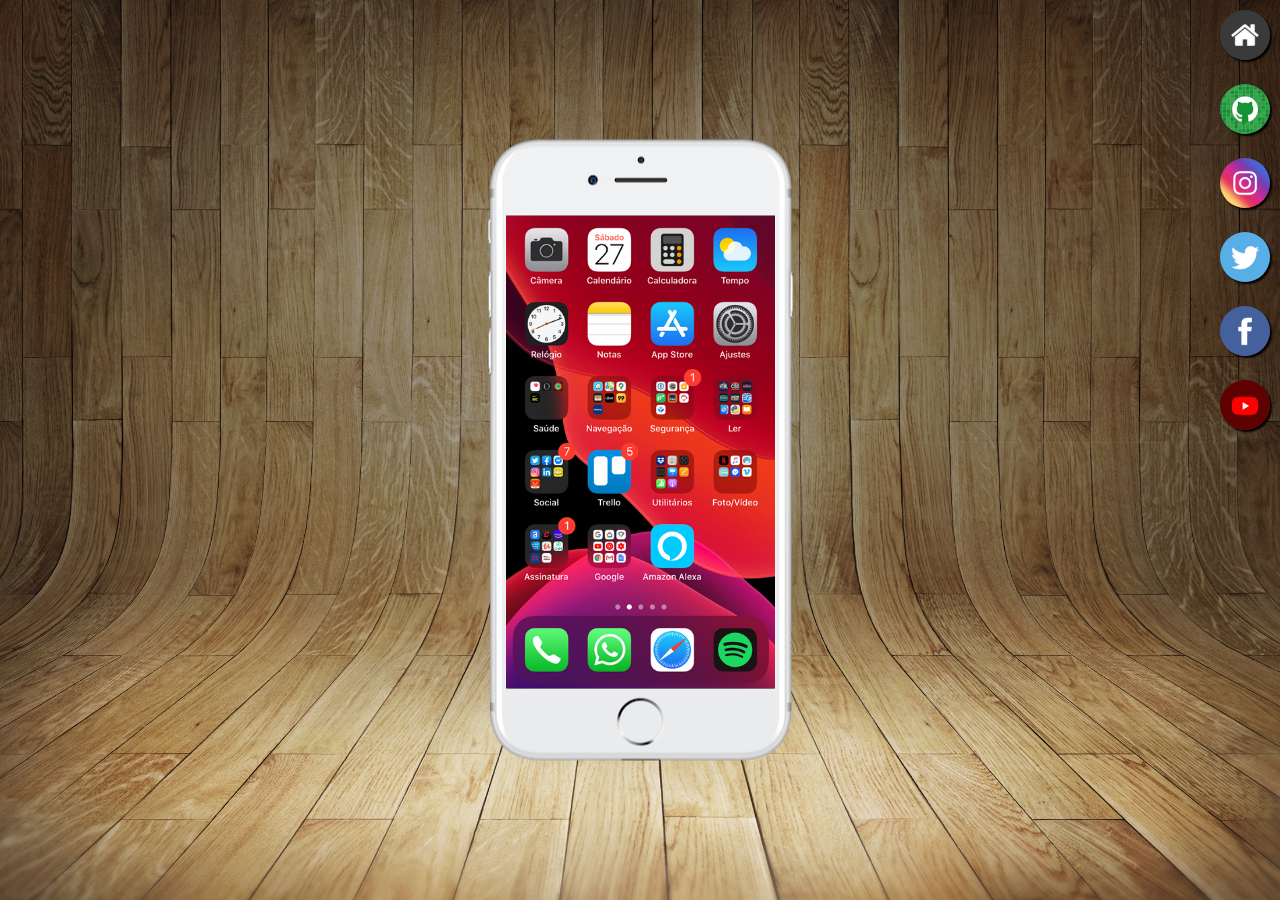
<file: index.html>
<!DOCTYPE html>
<html lang="pt-br">
<head>
    <meta charset="UTF-8">
    <meta name="viewport" content="width=device-width, initial-scale=1.0">
    <link rel="shortcut icon" href="favicon.ico" type="image/x-icon">
    <title>Projeto Social</title>
    <link rel="stylesheet" href="estilos/style.css">
</head>
<body>
    <main>
        <section id="iphone">
            <iframe src="home.html" frameborder="0" id="tela" name="tela"></iframe>
        </section>
        <section id="menu">
            <a href="home.html" target="tela"><img src="imagens/logo-home.jpg" alt="Home"></a><br> 
            <a href="github.html" target="tela"><img src="imagens/logo-github.jpg" alt="Github"></a><br>
            <a href="instagram.html" target="tela"><img src="imagens/logo-instagram.jpg" alt="Instagram"></a><br>
            <a href="twitter.html" target="tela"><img src="imagens/logo-twitter.jpg" alt="Twitter"></a><br>
            <a href="#"><img src="imagens/logo-facebook.jpg" alt="Facebook"></a><br>
            <a href="#"><img src="imagens/logo-youtube.jpg" alt="YouTube"></a><br>
        </section>
    </main>
</body>
</html>
</file>
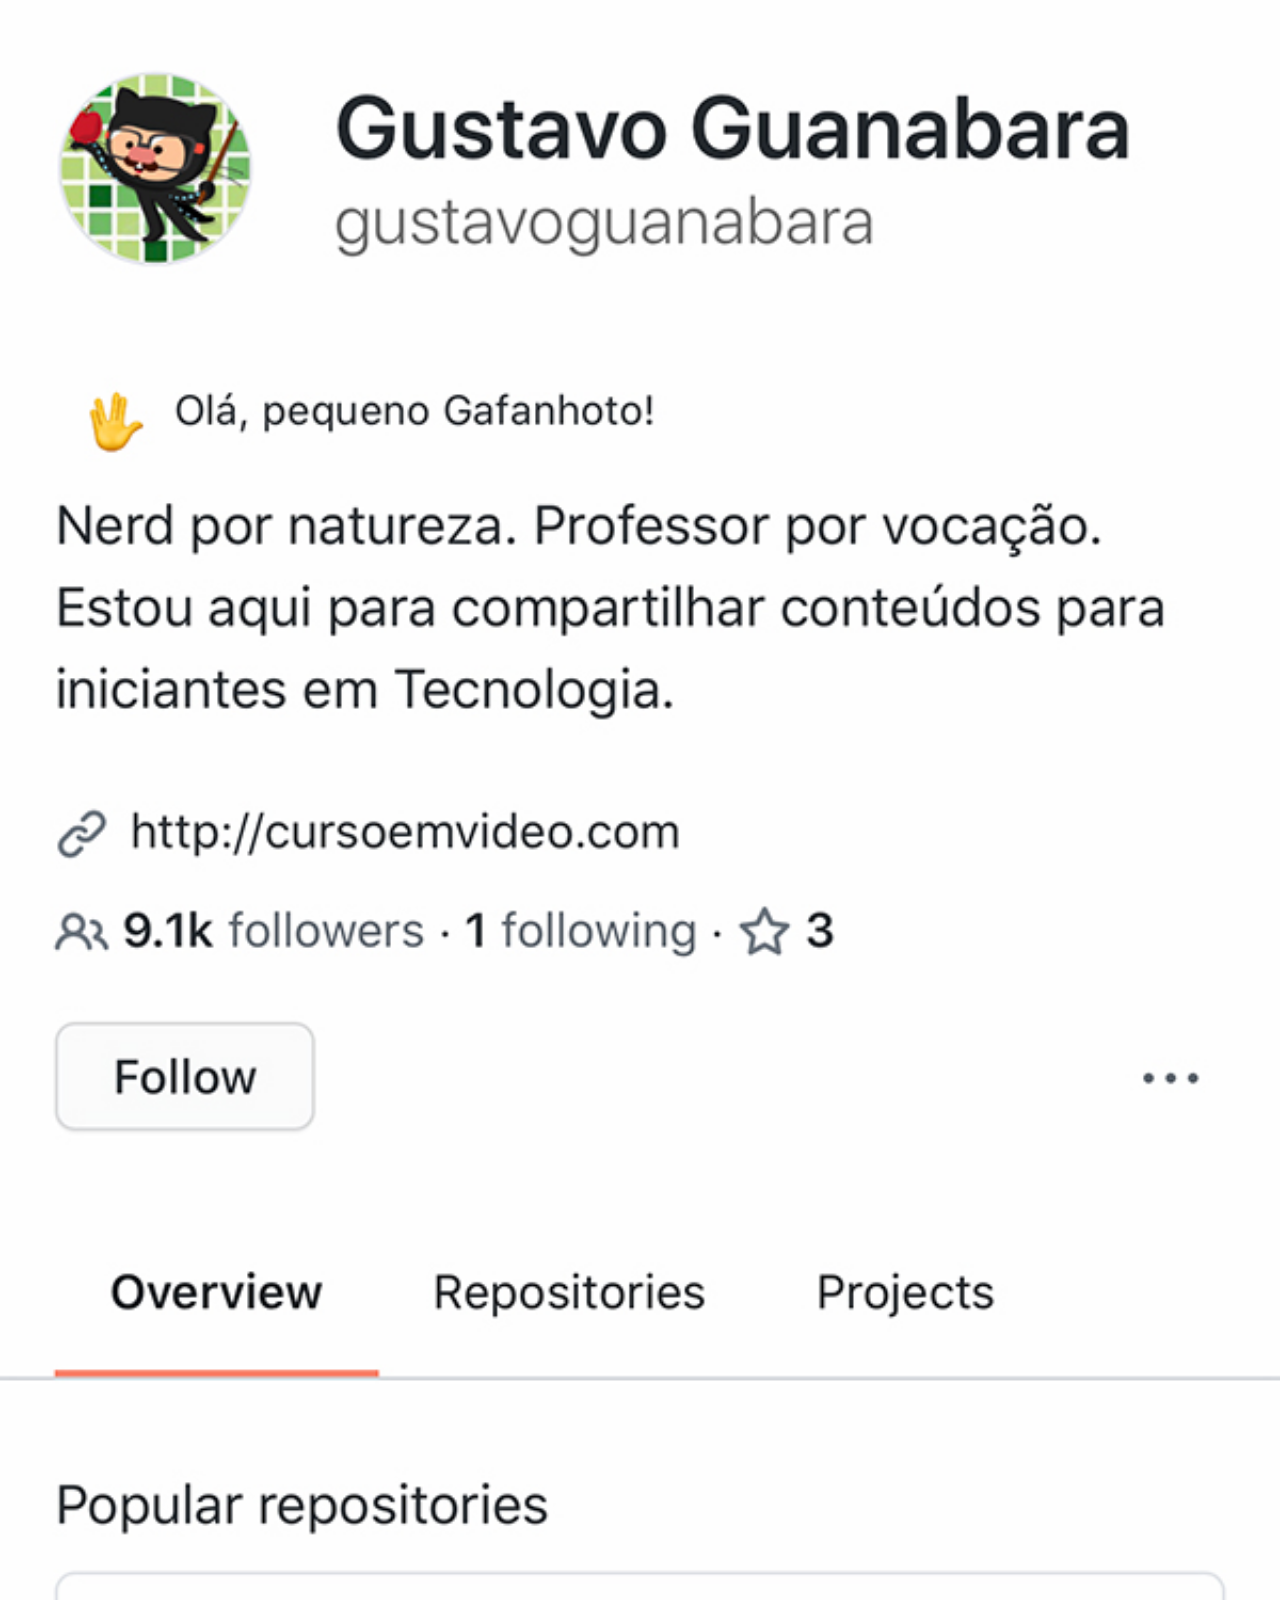
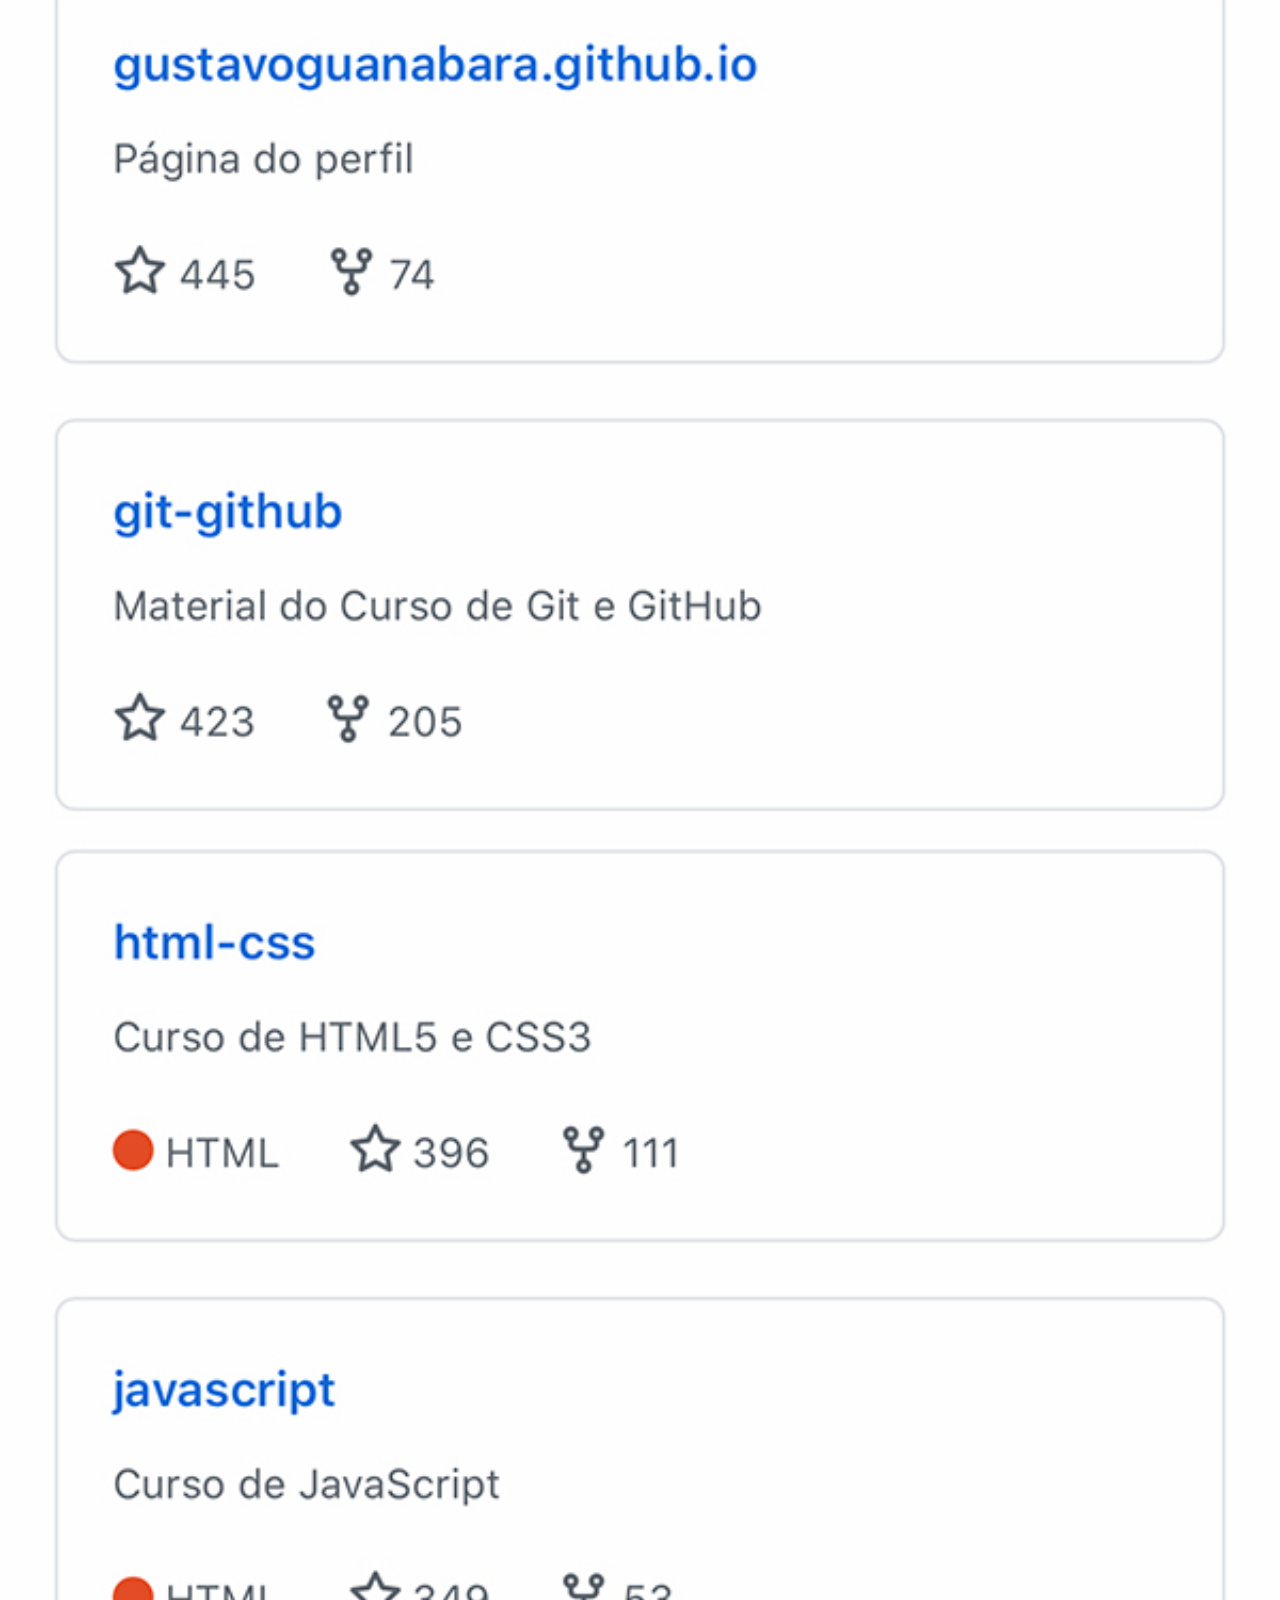
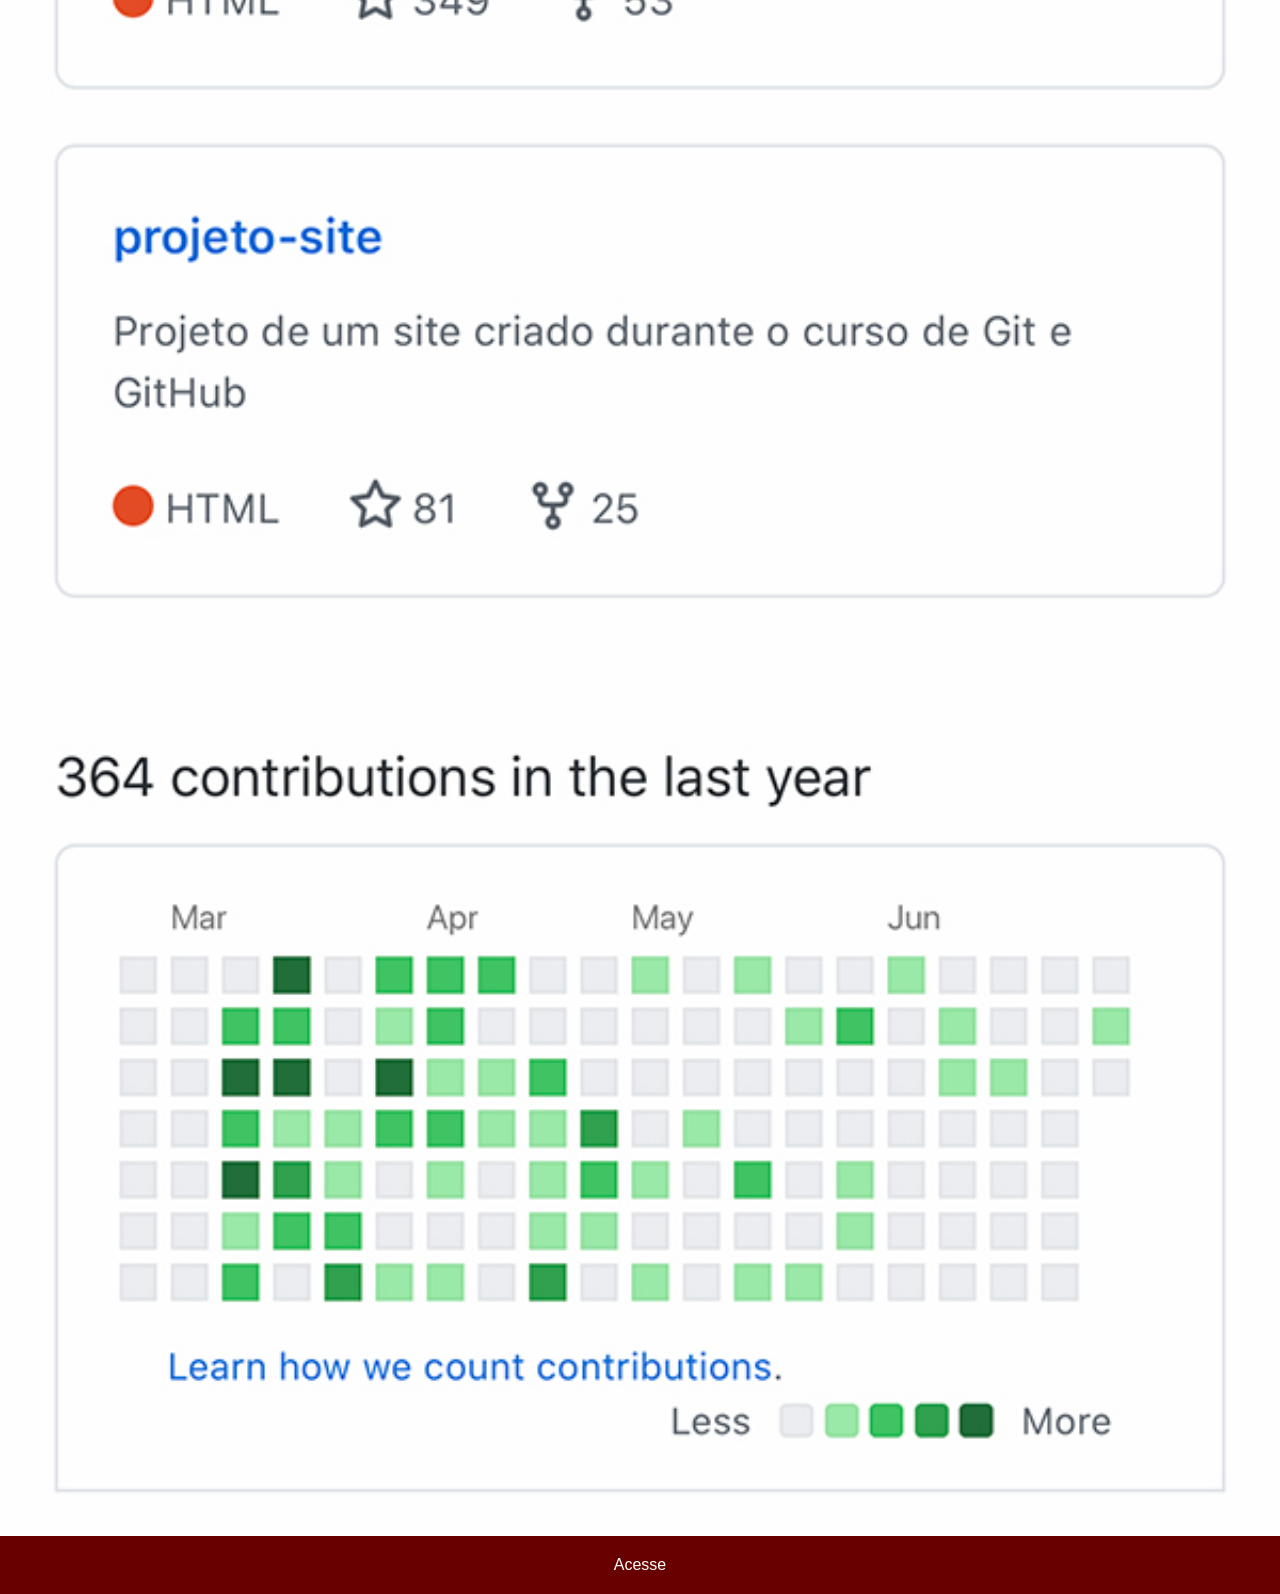
<file: github.html>
<!DOCTYPE html>
<html lang="pt-br">
<head>
    <meta charset="UTF-8">
    <meta name="viewport" content="width=device-width, initial-scale=1.0">
    <title>GitHub</title>
    <link rel="stylesheet" href="estilos/telas.css">
</head>
<body>
    <img src="imagens/tela-github.jpg" alt="GitHub">
    <a href="https://github.com/Marcelosique" target="_blank">Acesse</a>
</body>
</html>
</file>
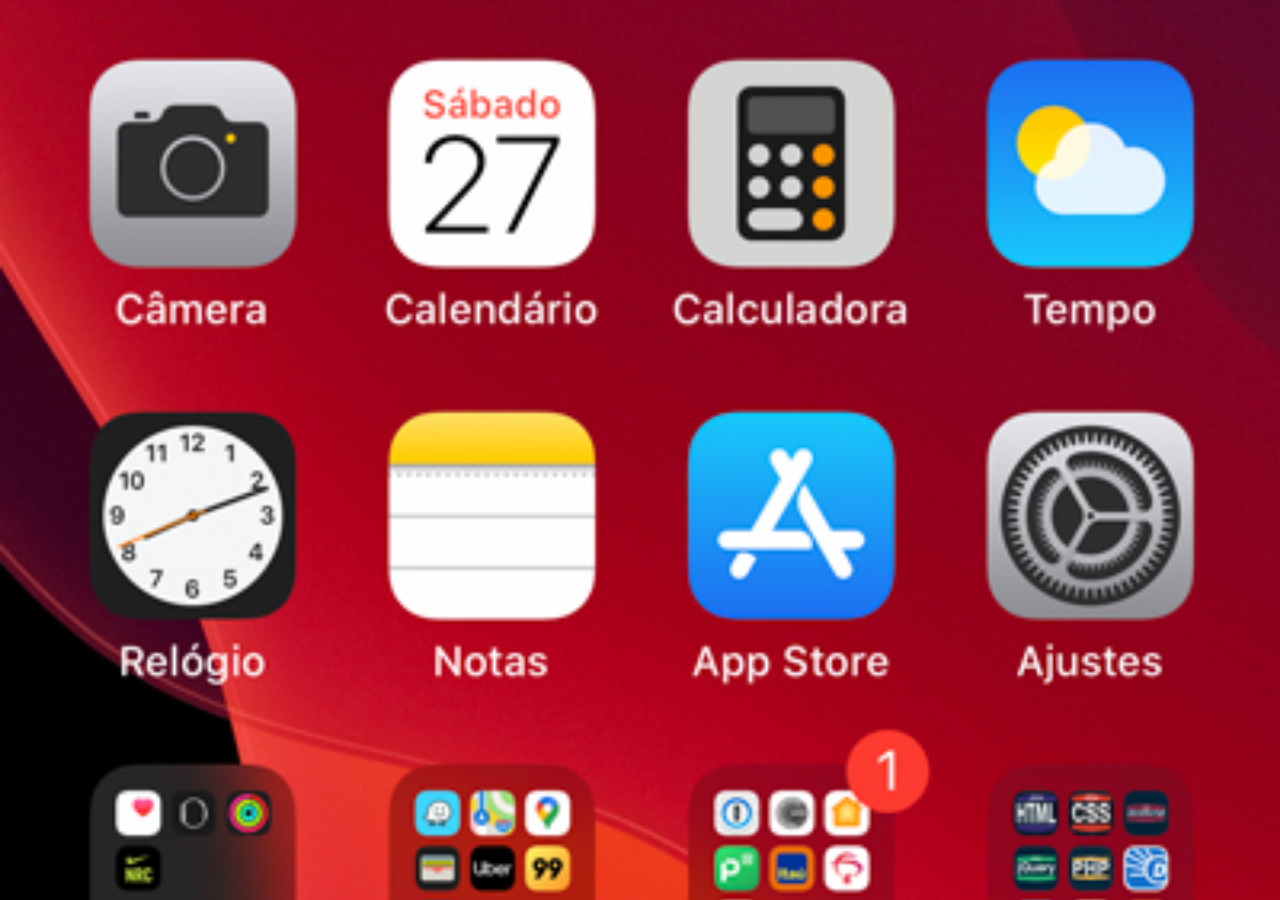
<file: home.html>
<!DOCTYPE html>
<html lang="pt-br">
<head>
    <meta charset="UTF-8">
    <meta name="viewport" content="width=device-width, initial-scale=1.0">
    <title>Home</title>
    <style>
        *{
            margin: 0px;
            padding: 0px;            
        }

        body{
            width: 100vw;
            height: 100vh;
            background: black url(imagens/tela-home.jpg) no-repeat top center;
            background-size: cover;
        }
    </style>
</head>
<body>

</body>
</html>
</file>
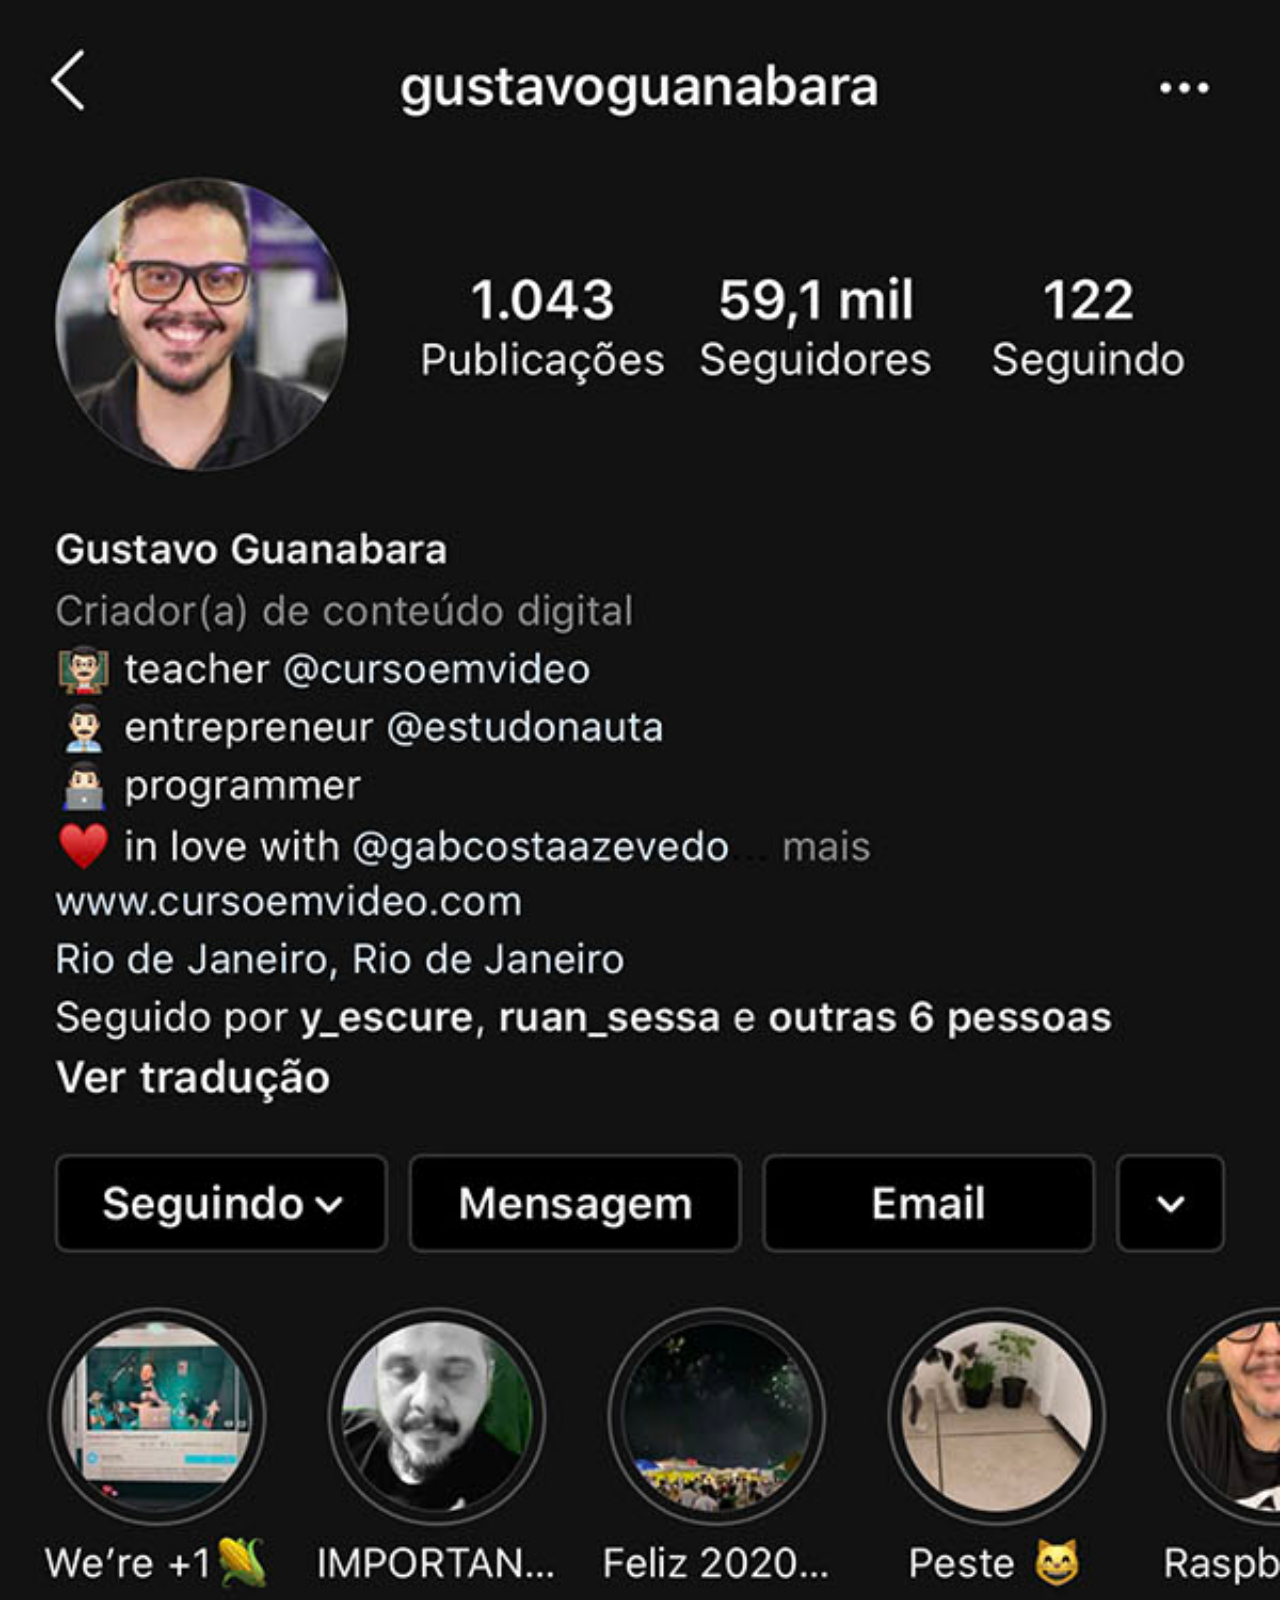
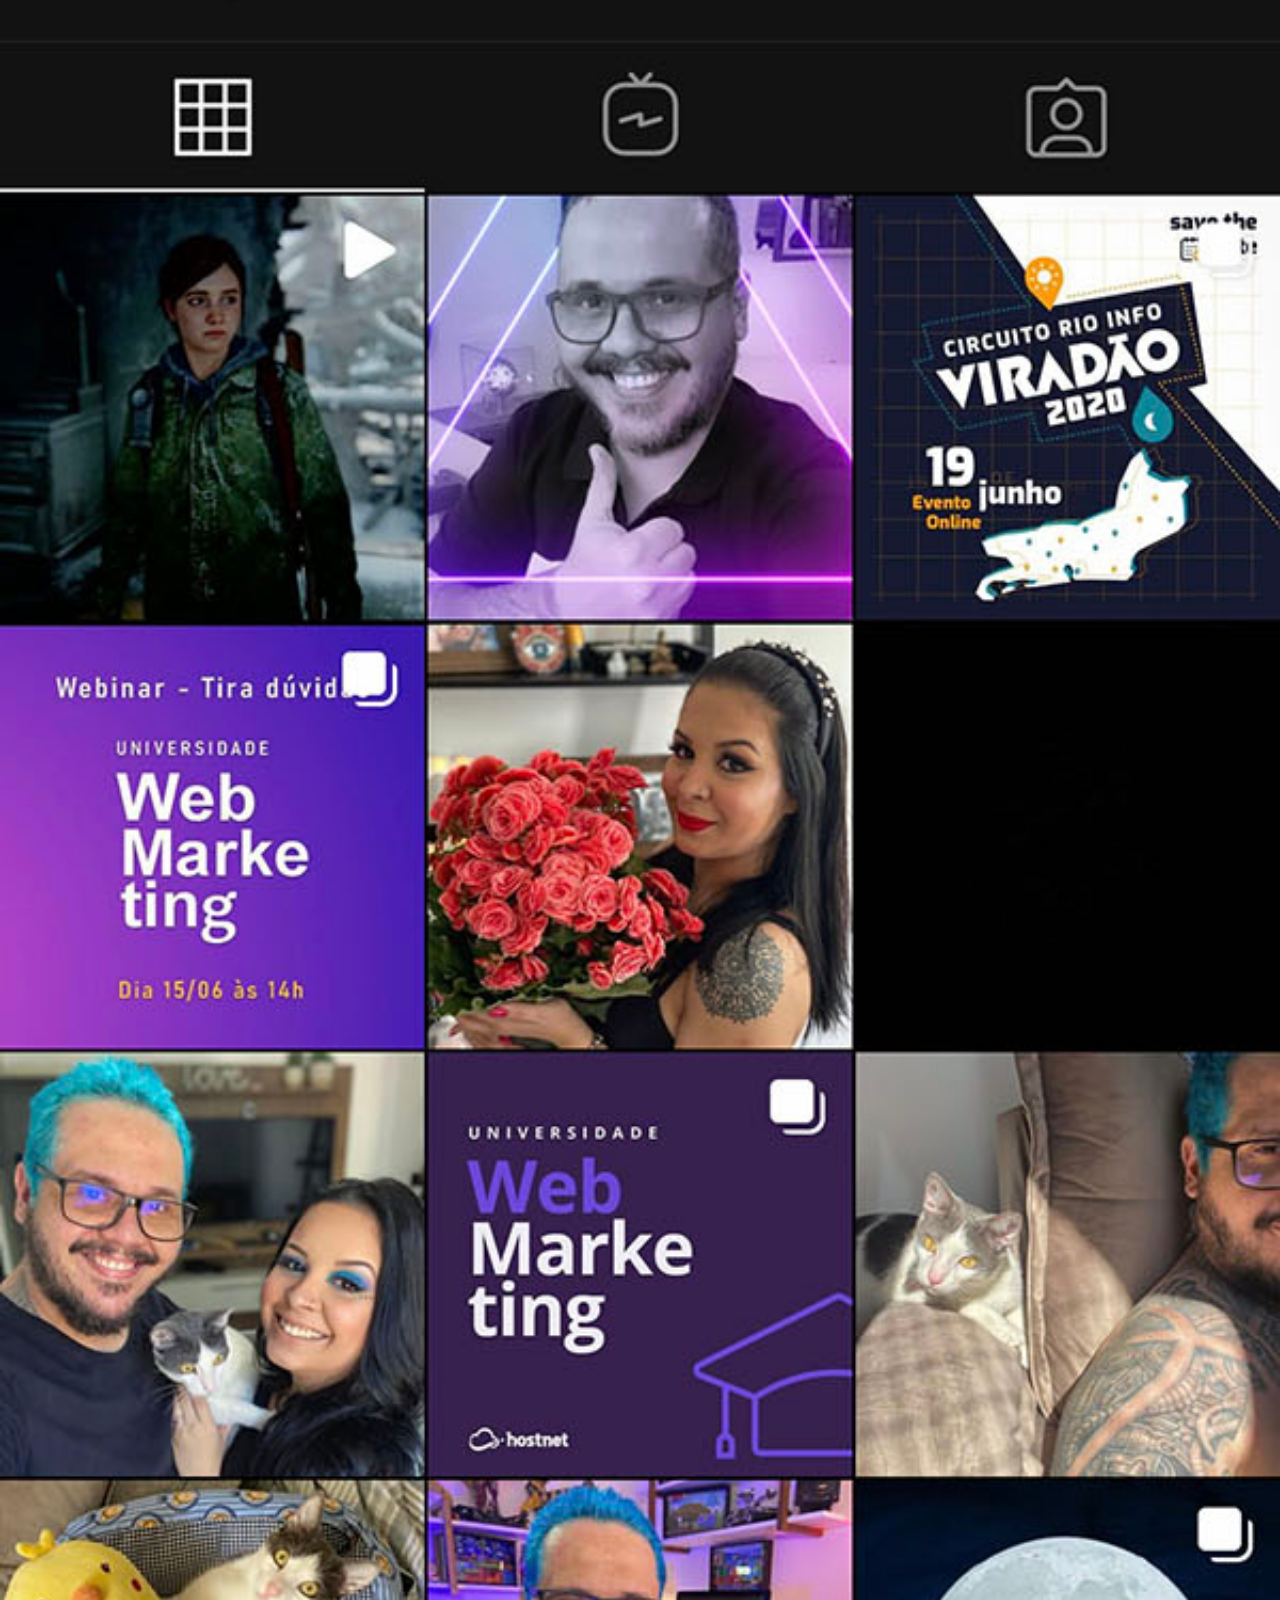
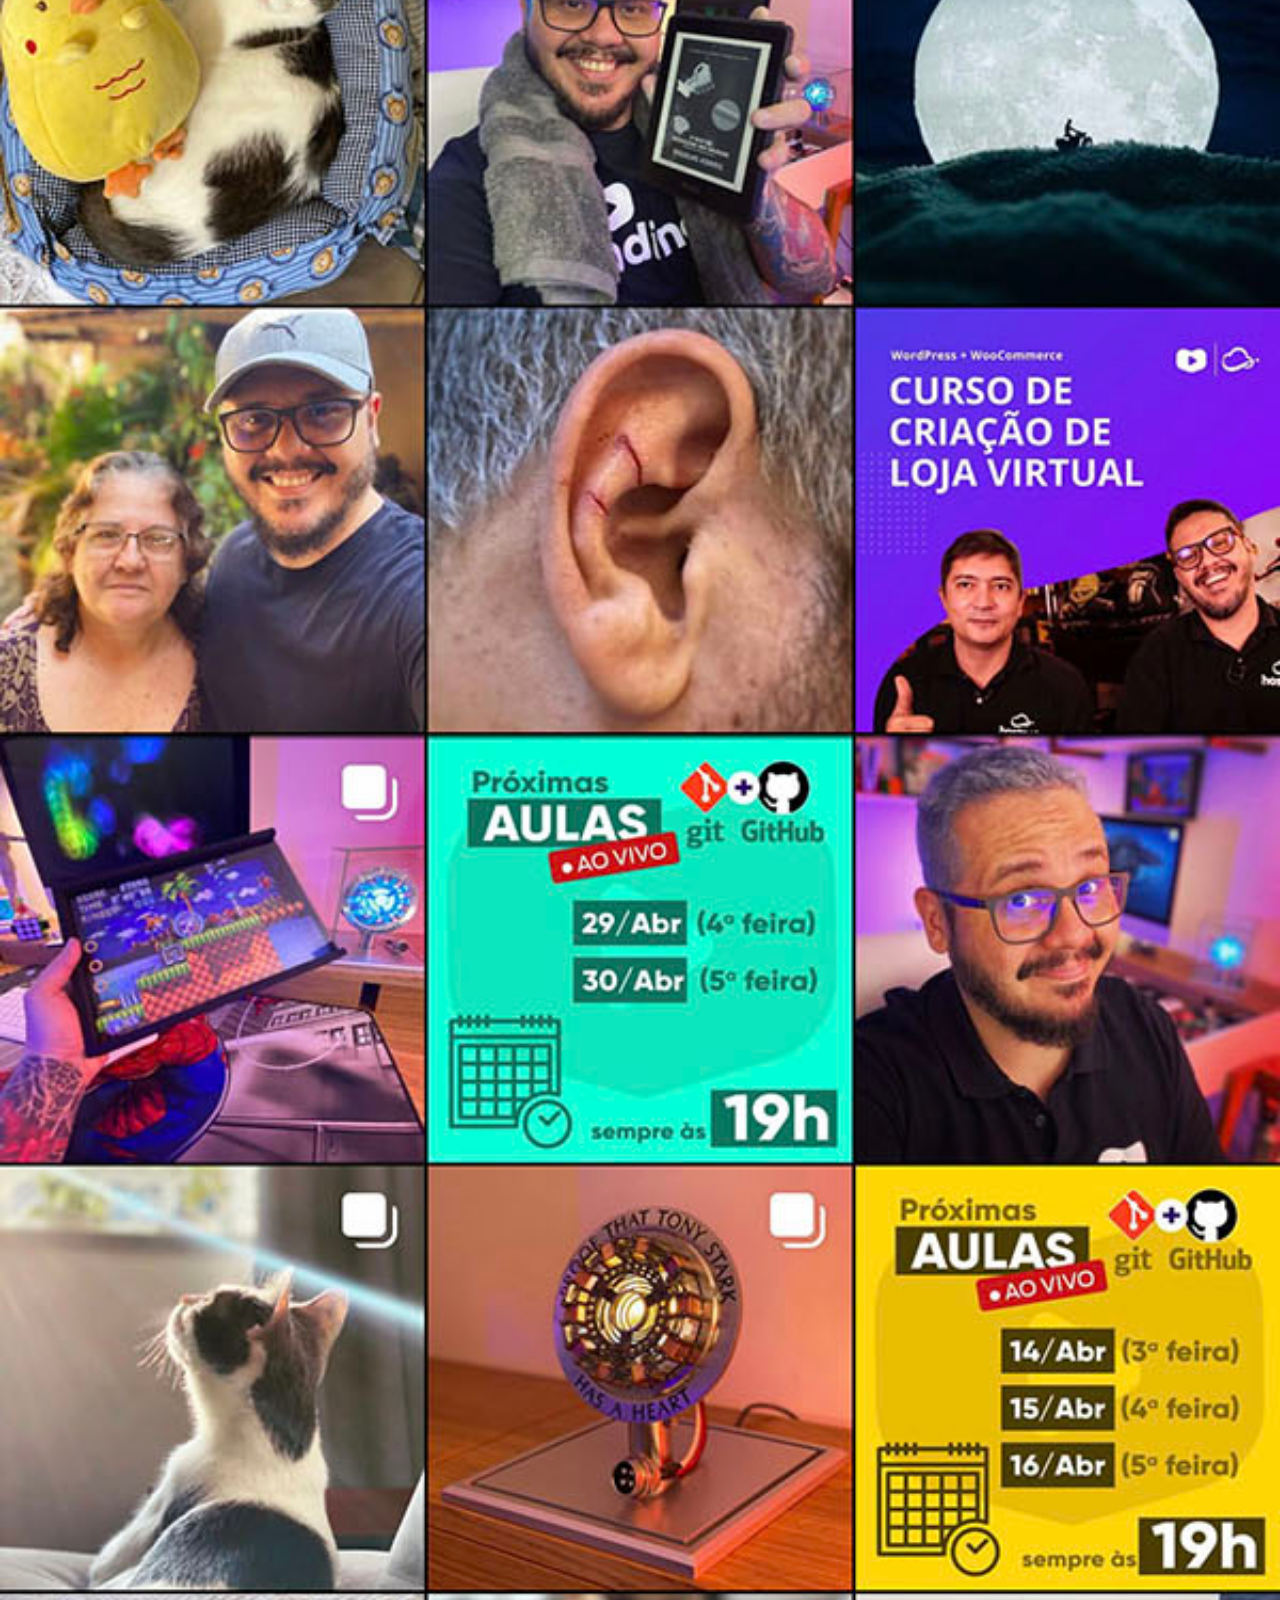
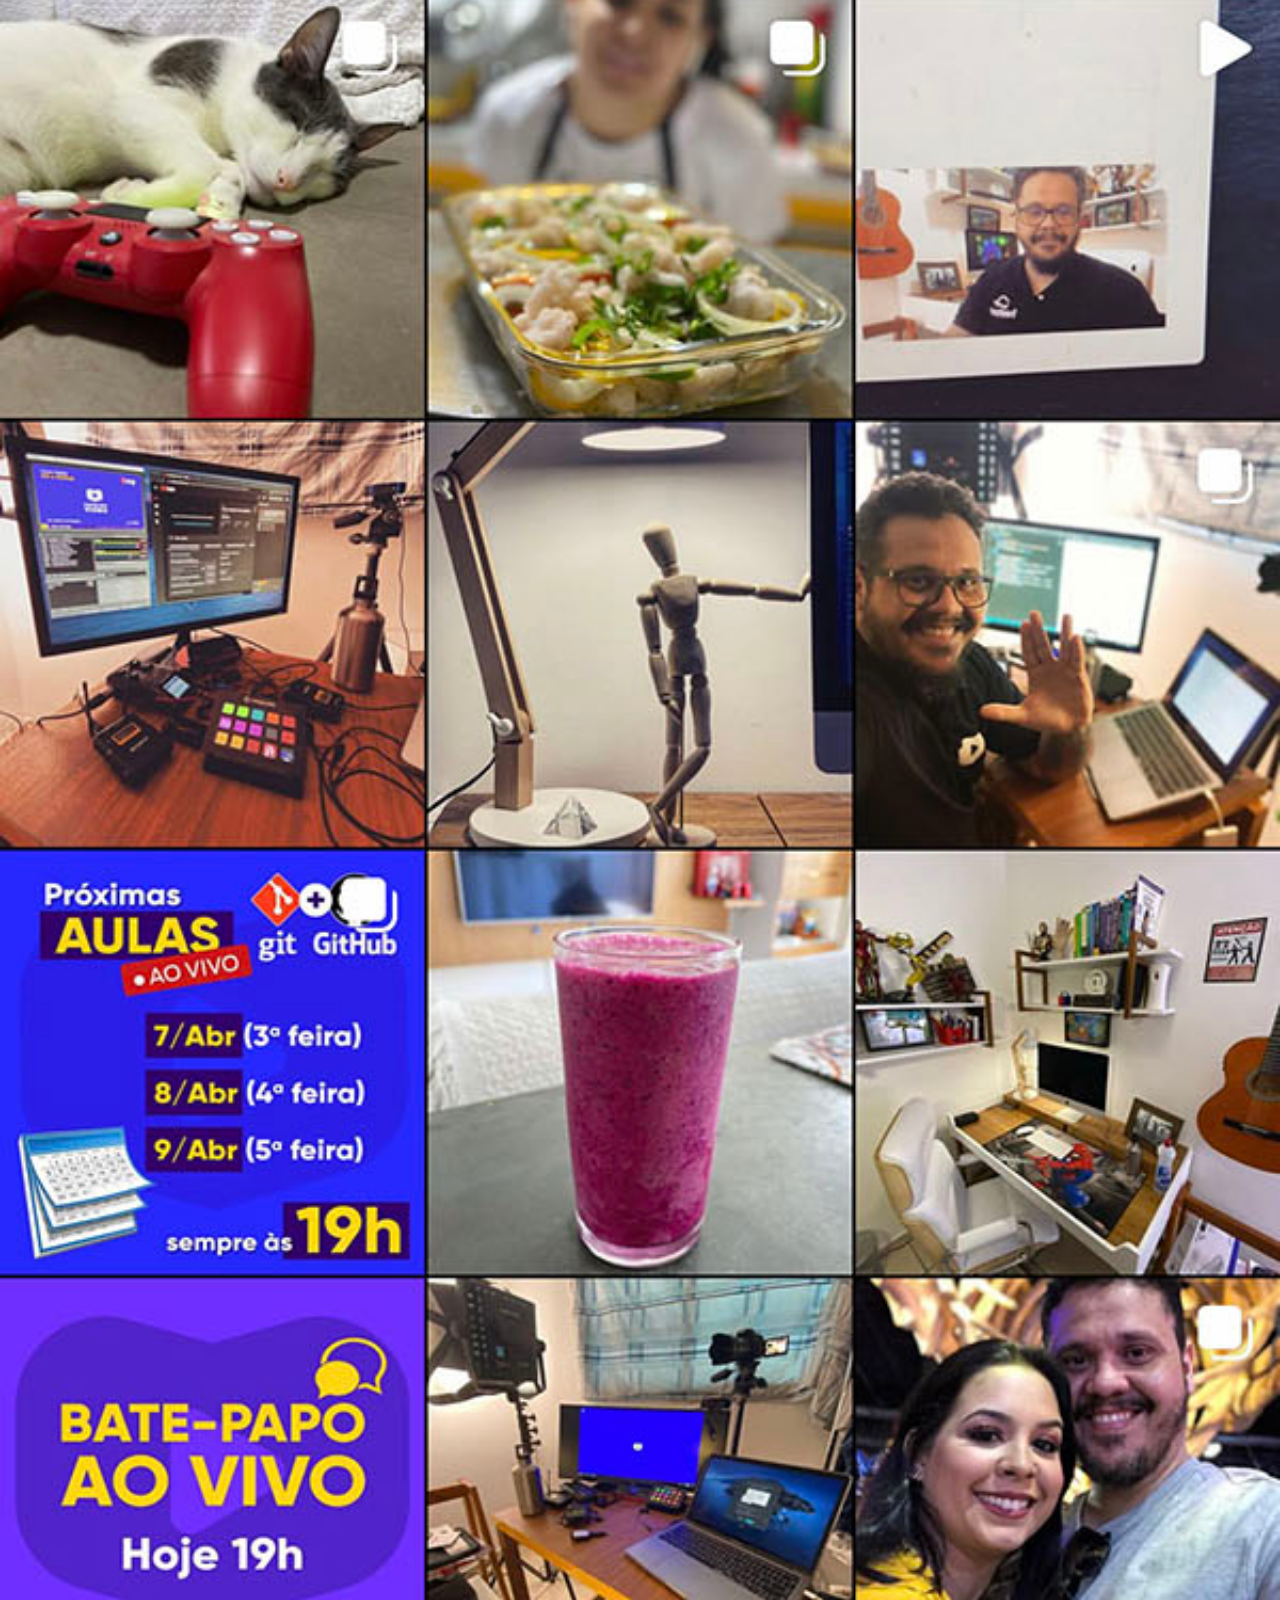
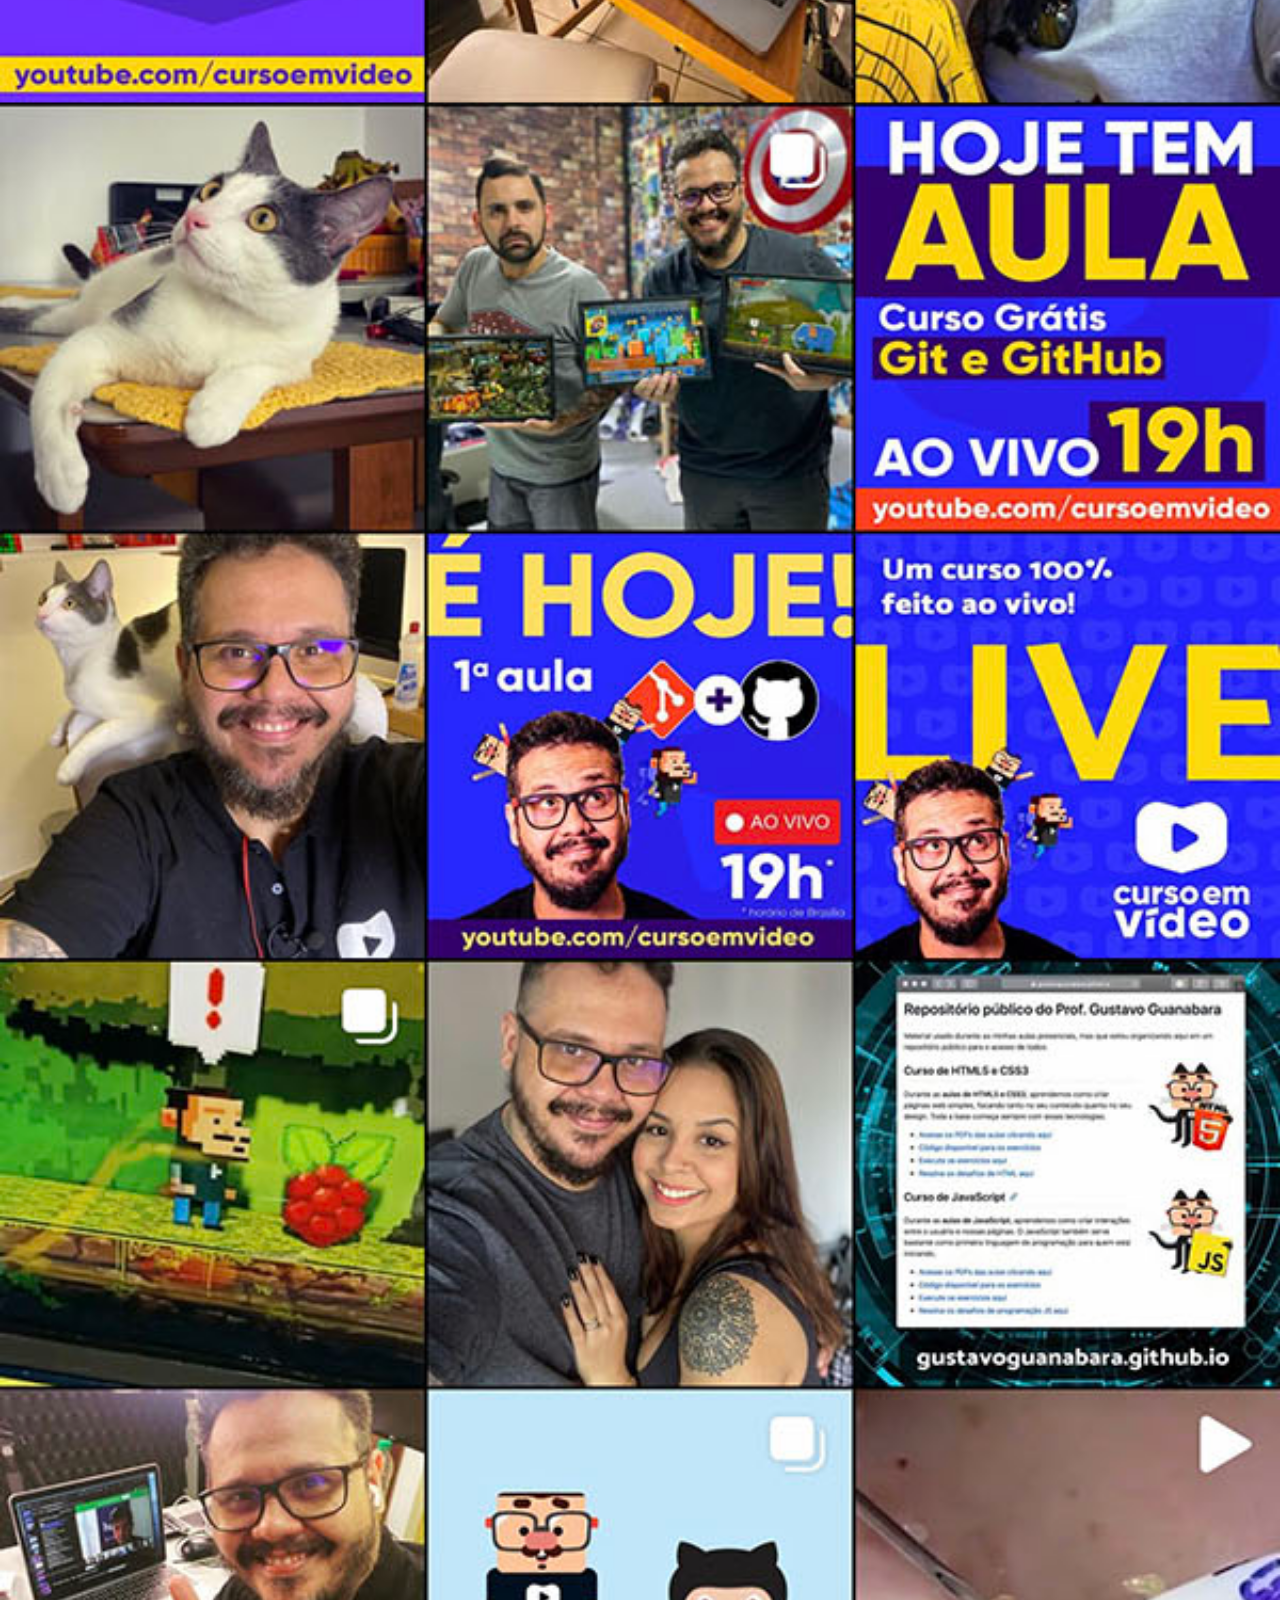
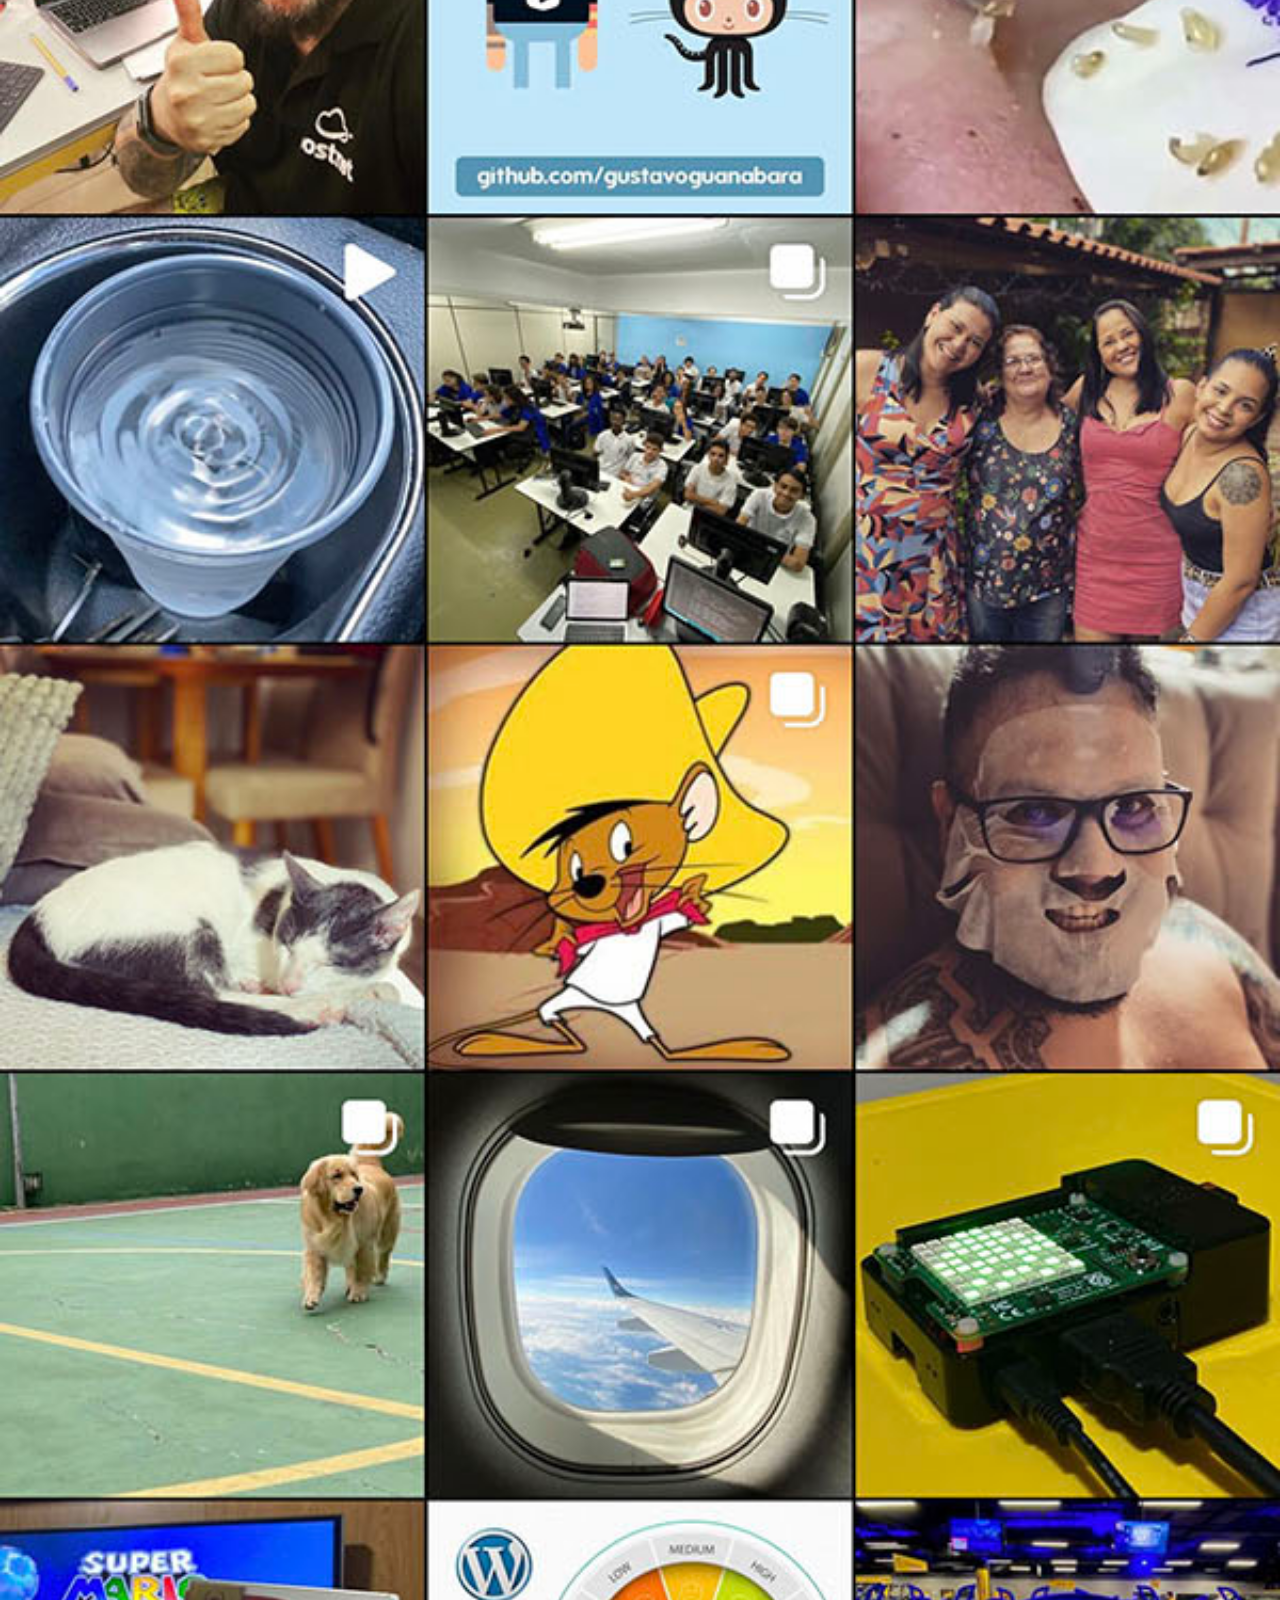
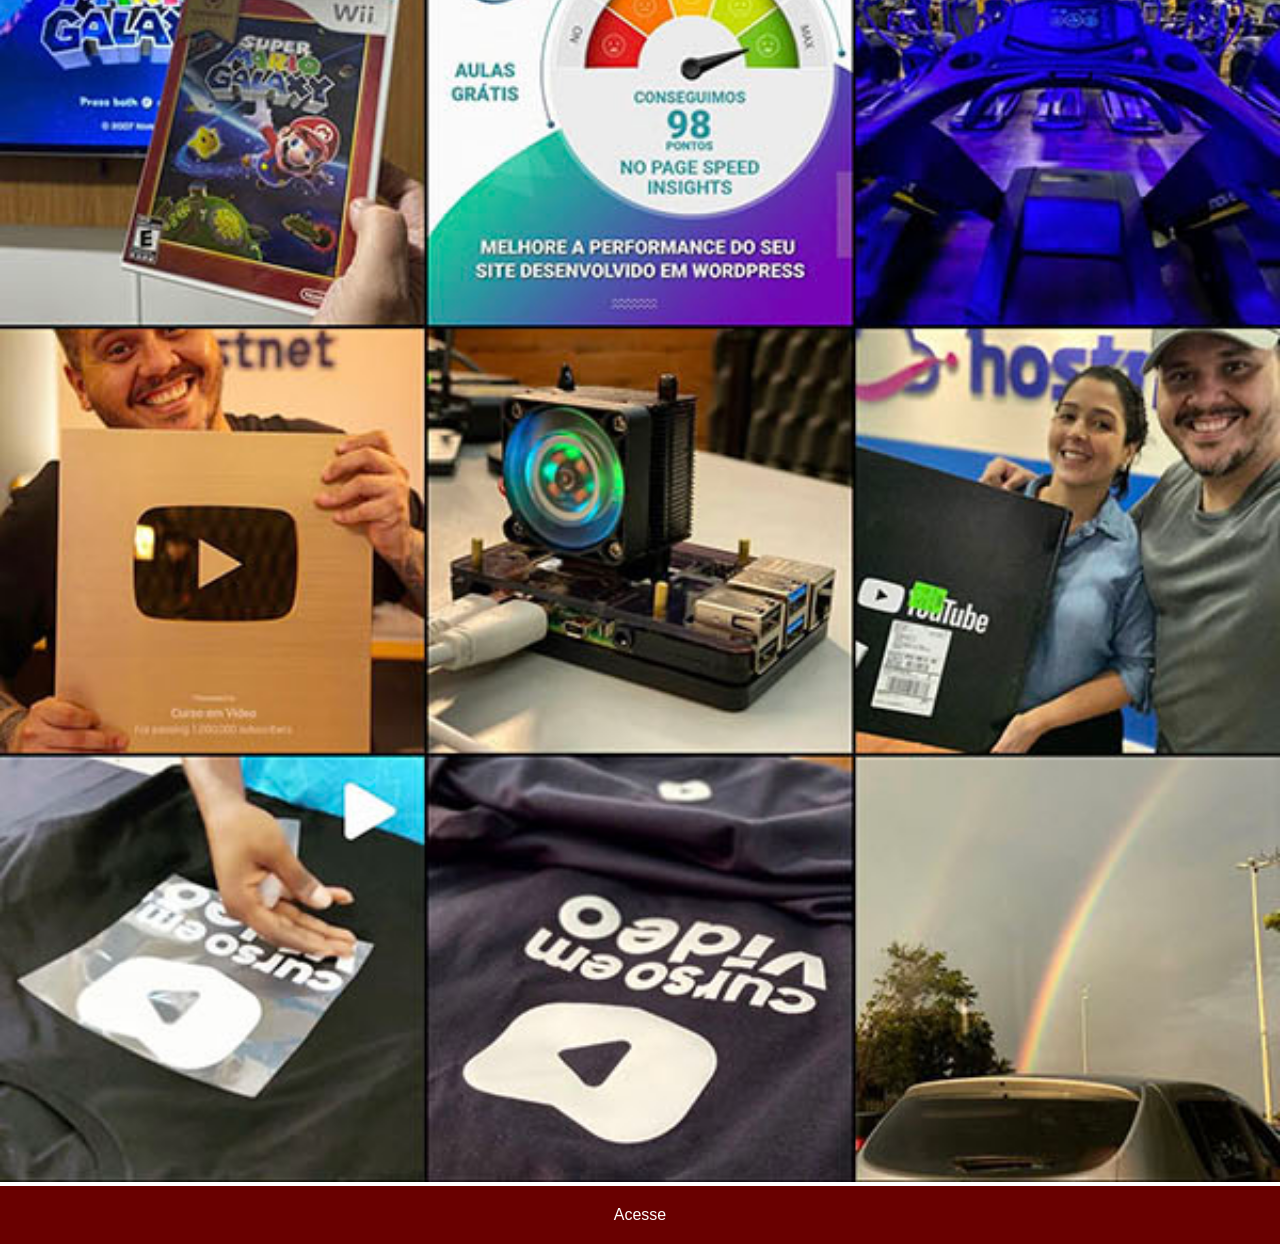
<file: instagram.html>
<!DOCTYPE html>
<html lang="pt-br">
<head>
    <meta charset="UTF-8">
    <meta name="viewport" content="width=device-width, initial-scale=1.0">
    <title>Instagram</title>
    <link rel="stylesheet" href="estilos/telas.css">
</head>
<body>
    <img src="imagens/tela-instagram.jpg" alt="Instagram">
    <a href="https://www.instagram.com/s_maarcelo/" target="_blank">Acesse</a>
</body>
</html>
</file>
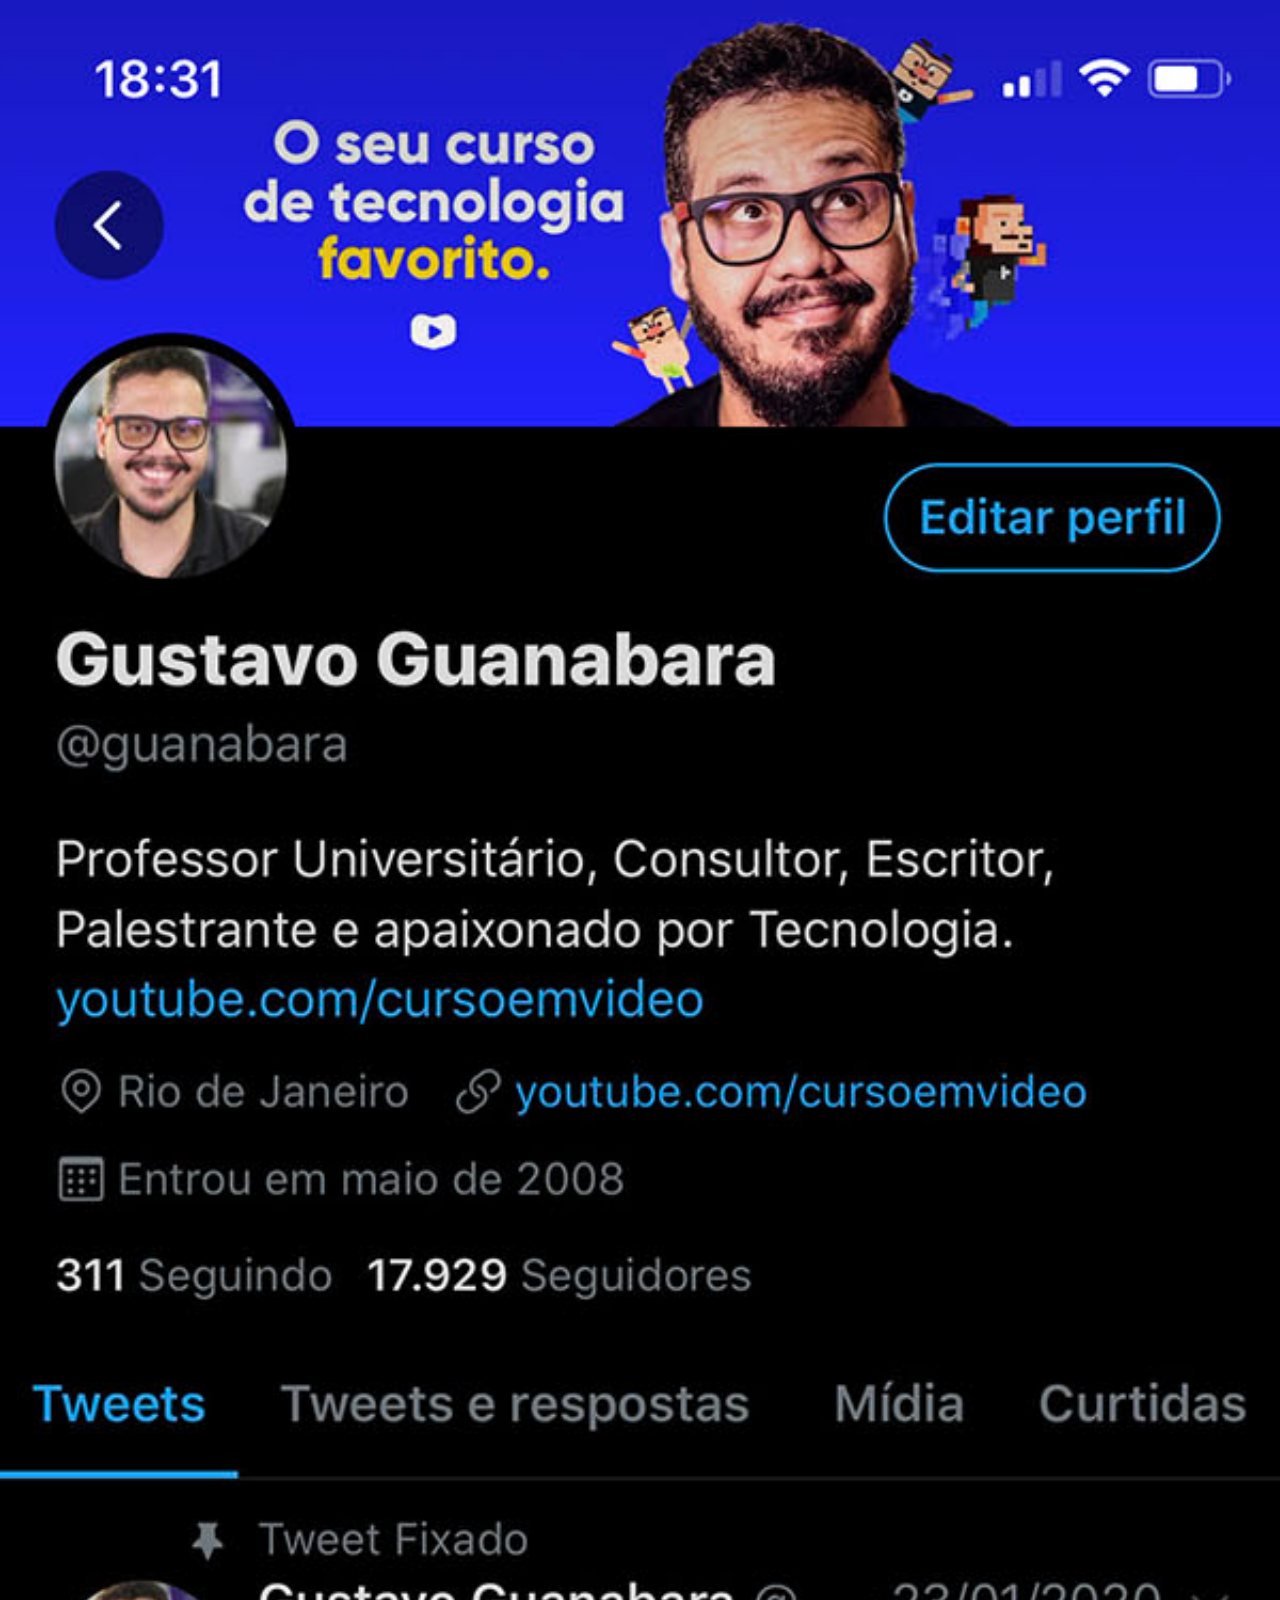
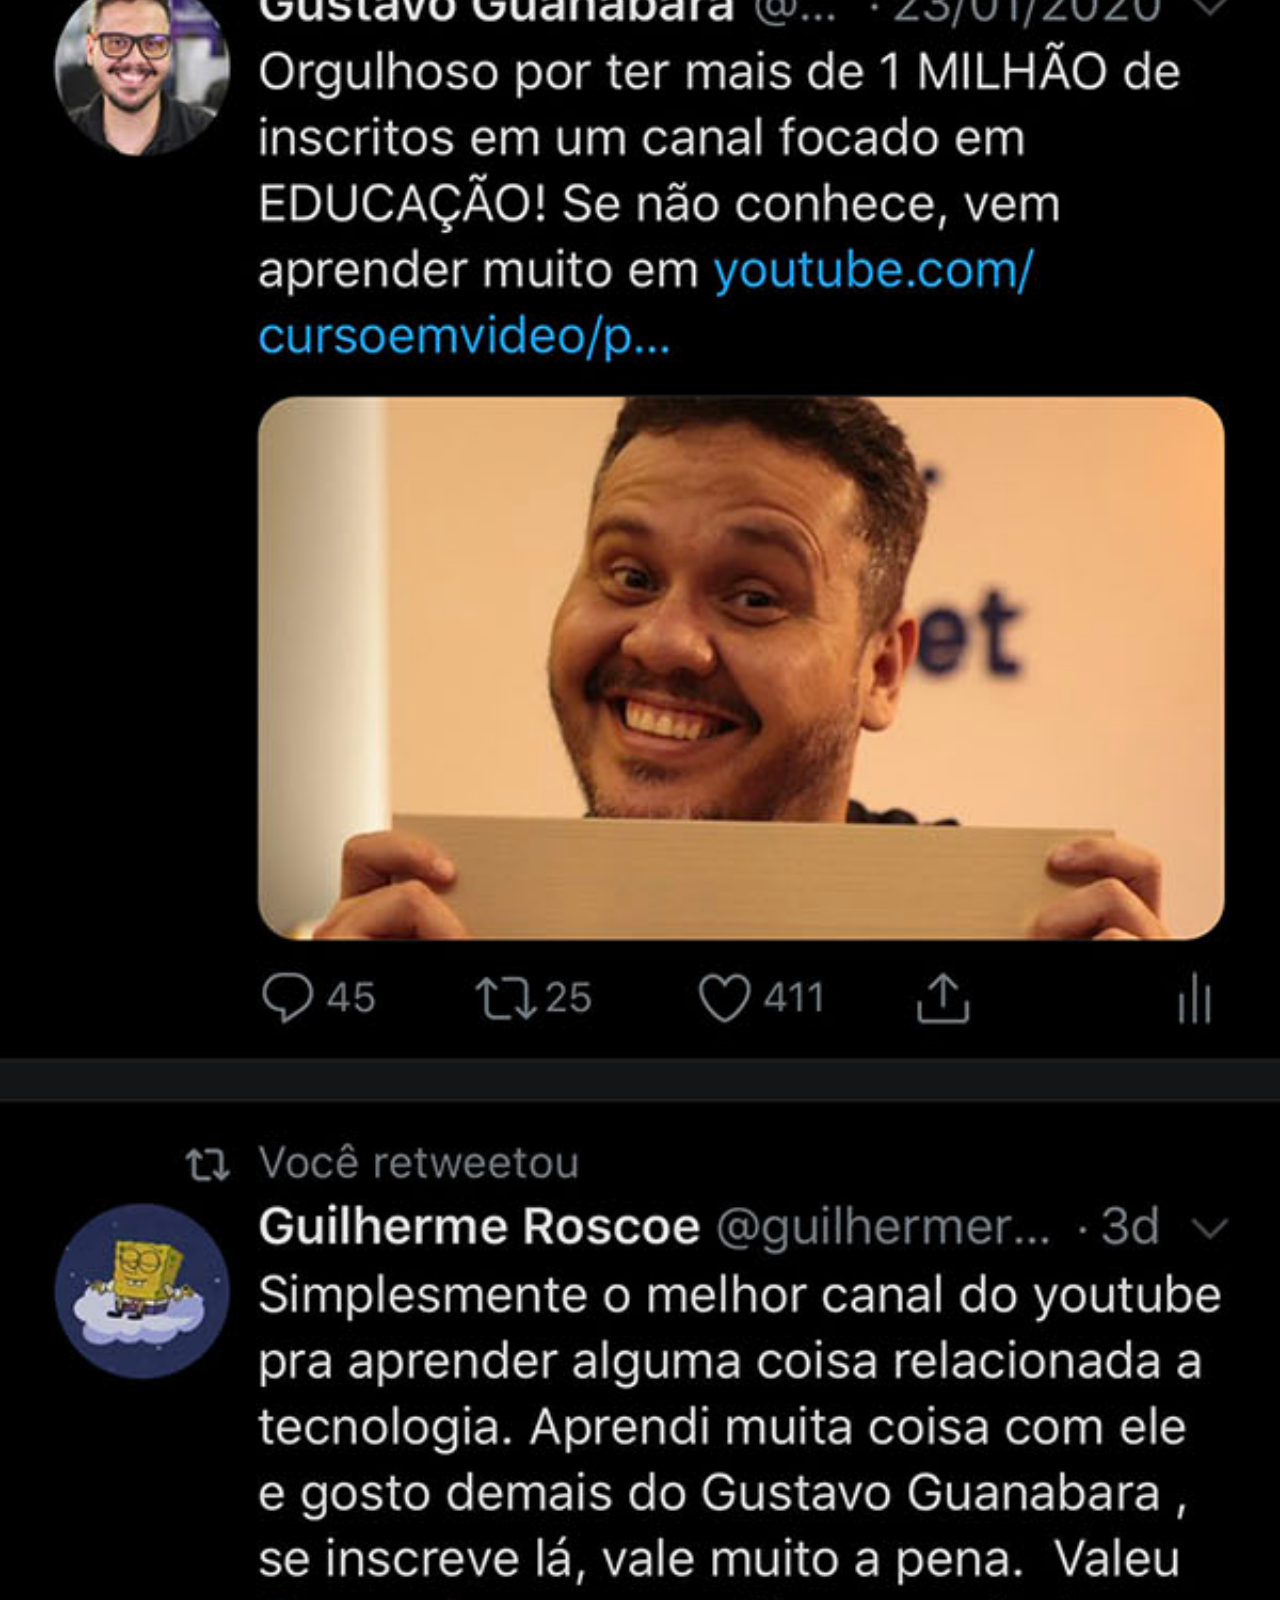
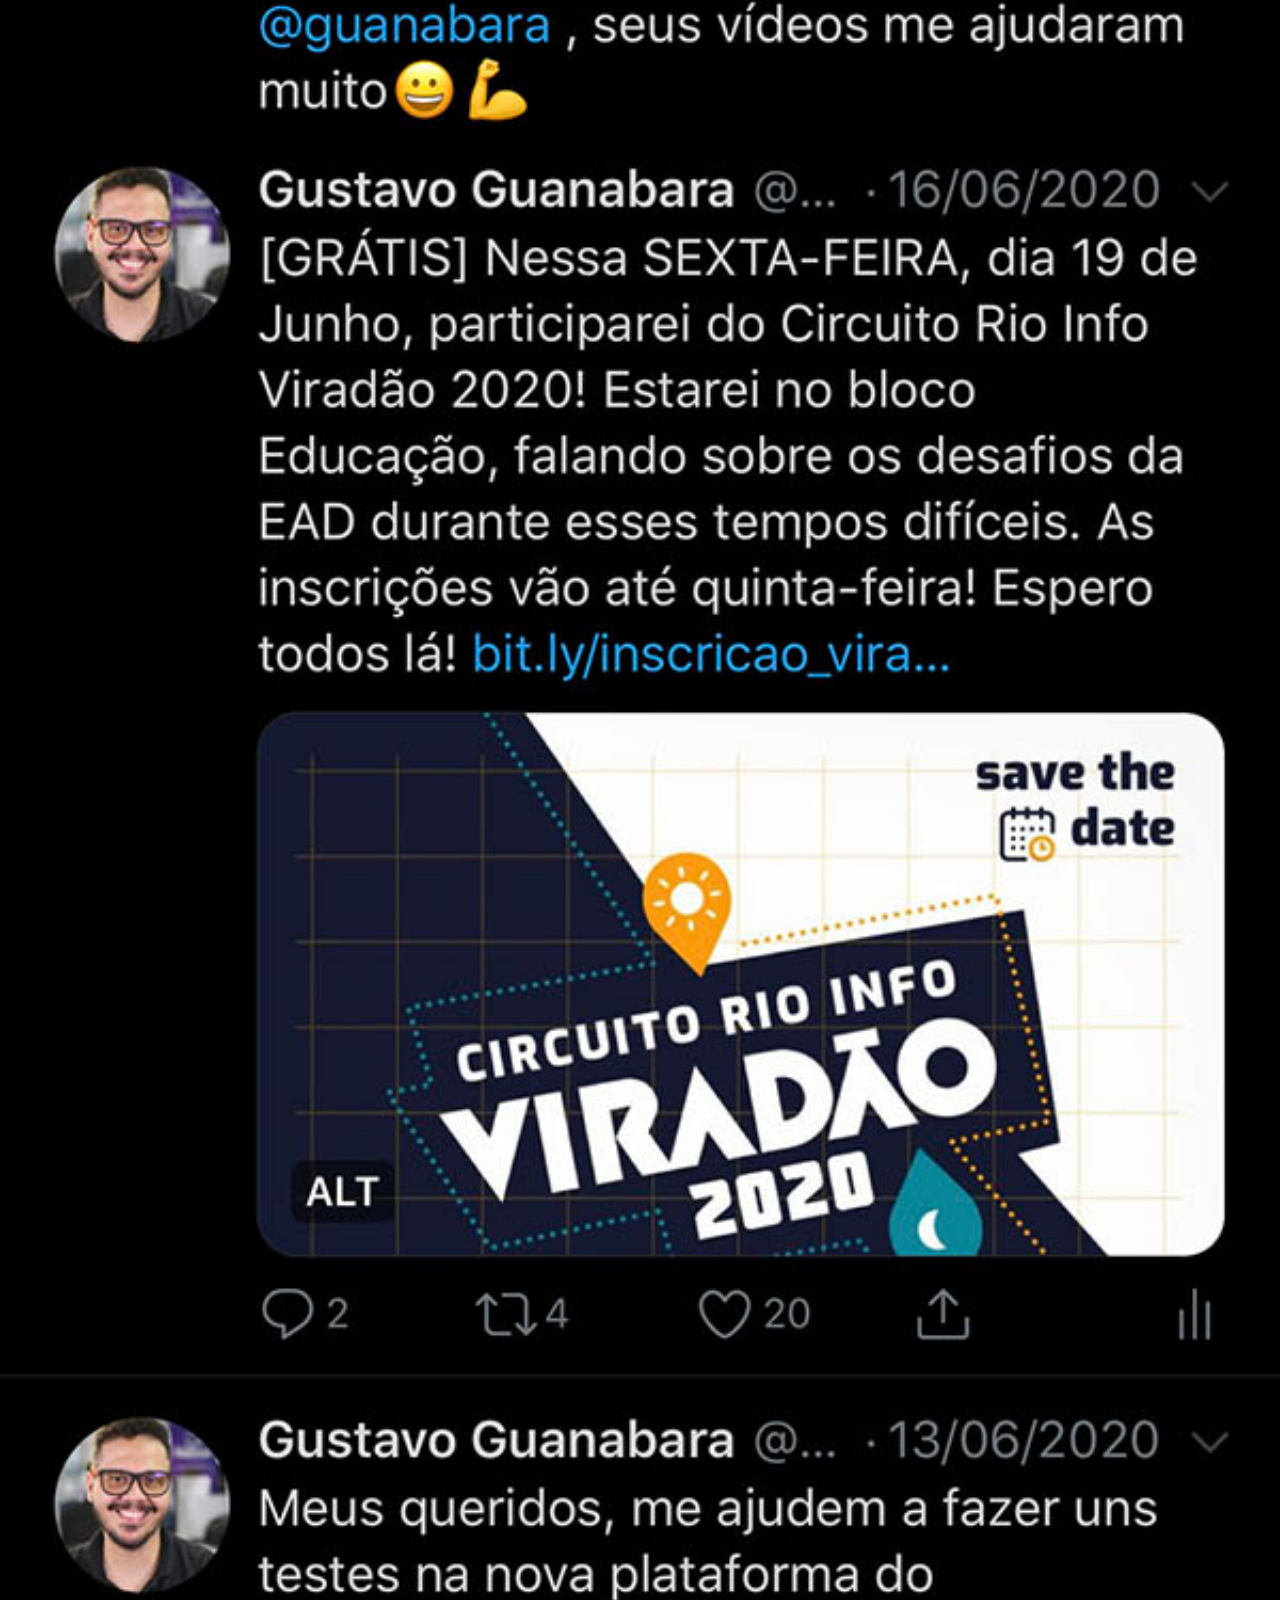
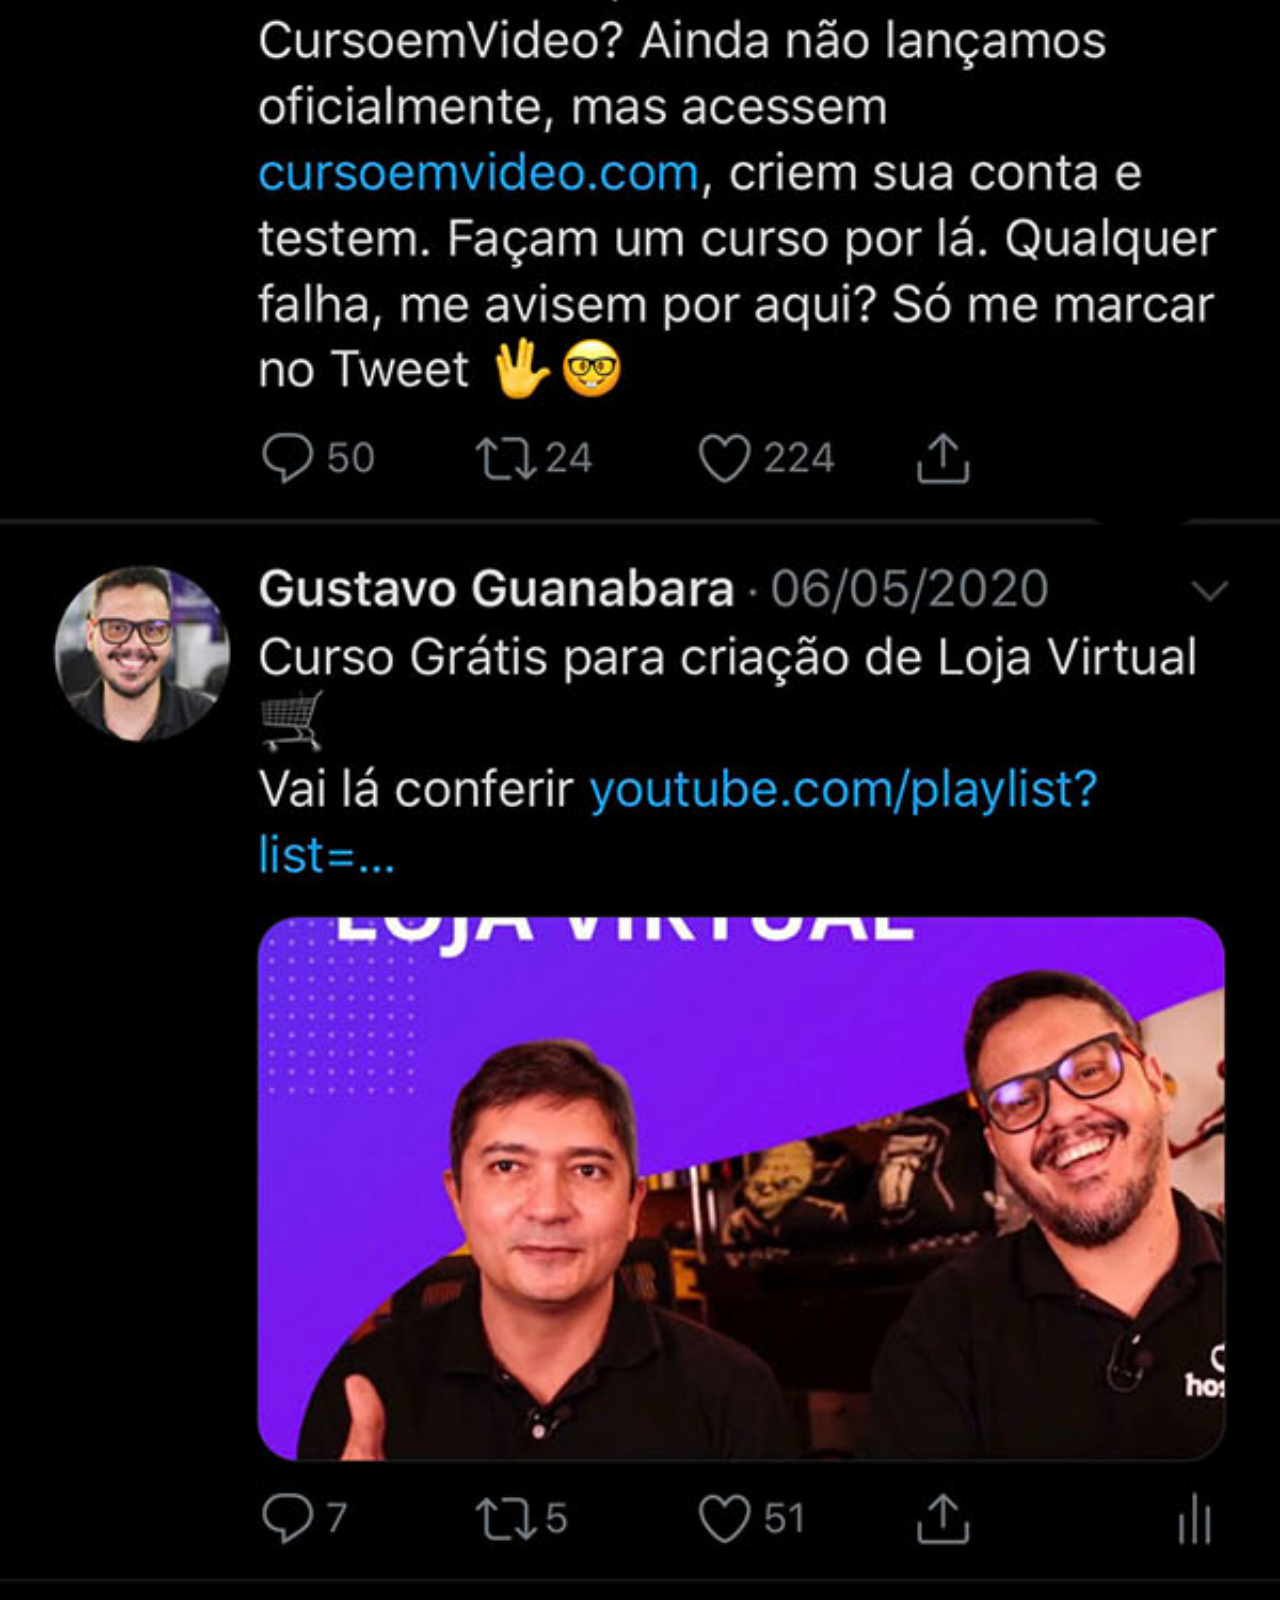
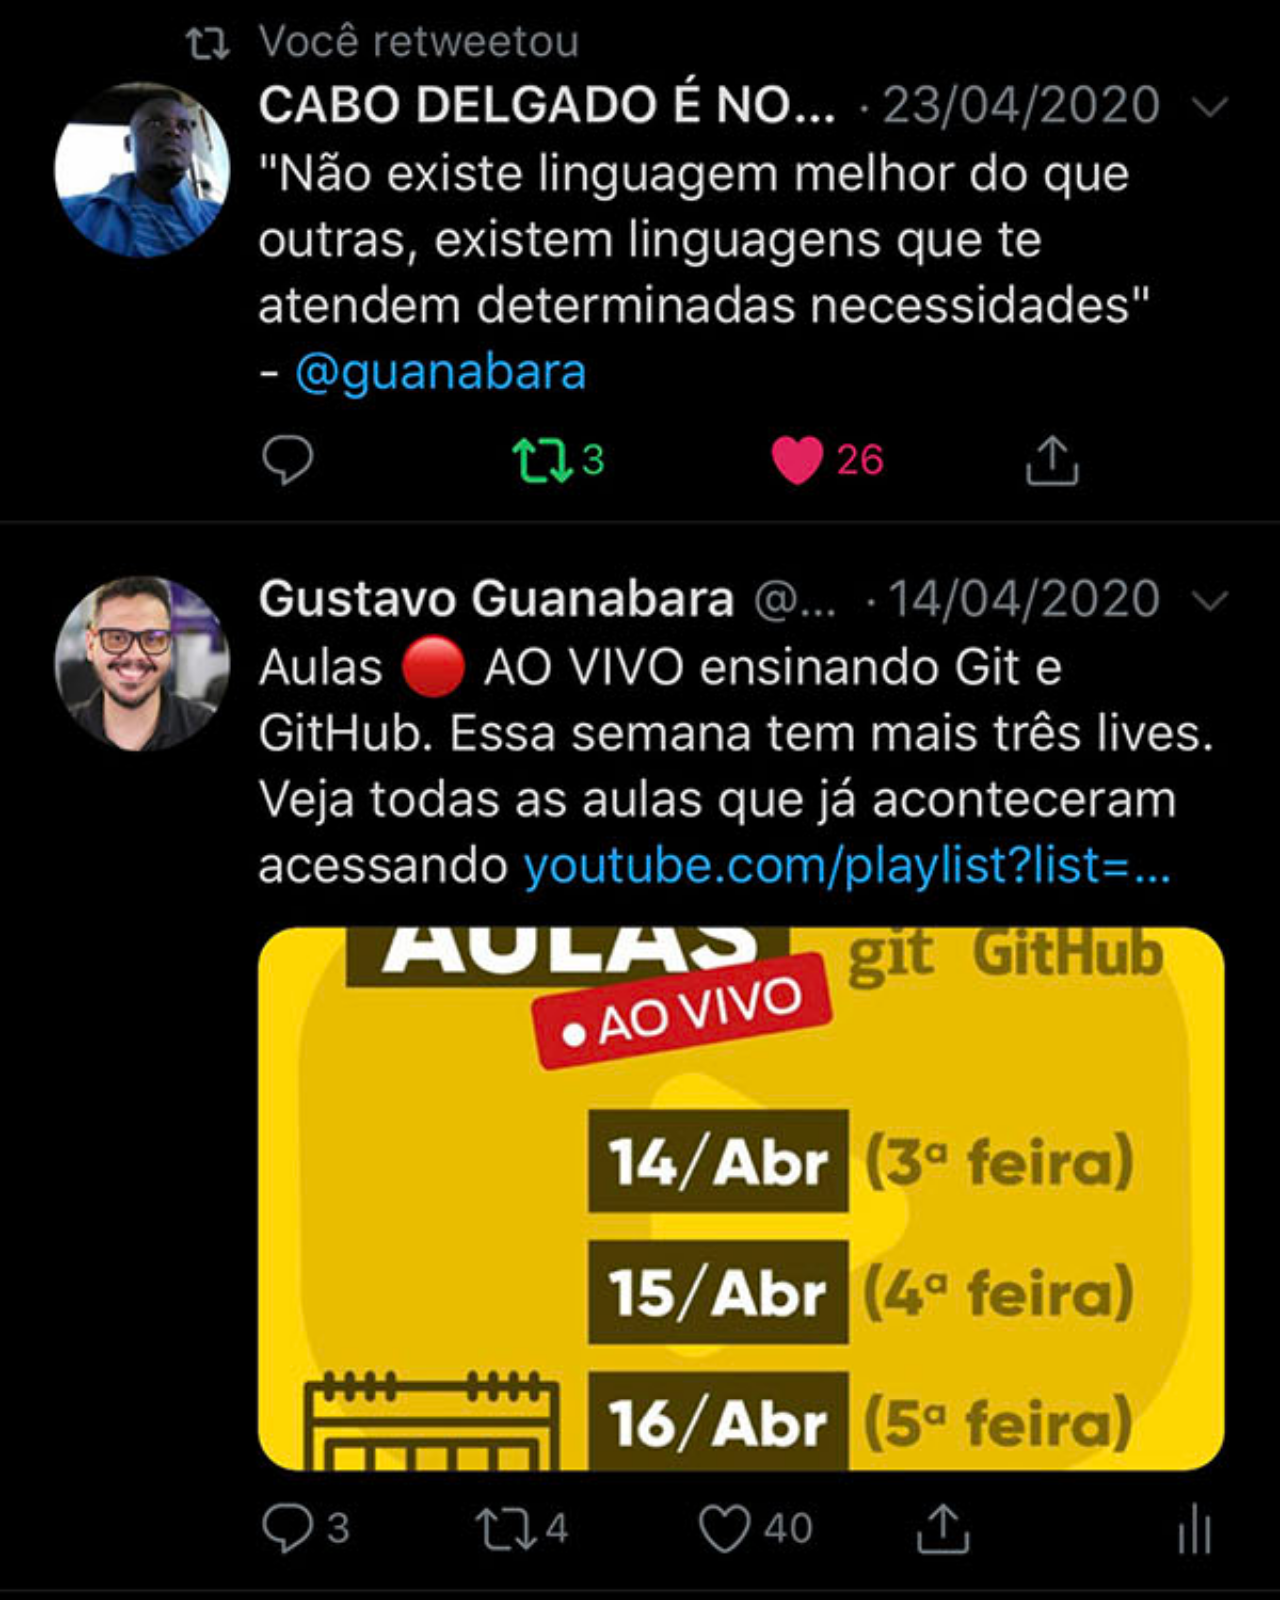
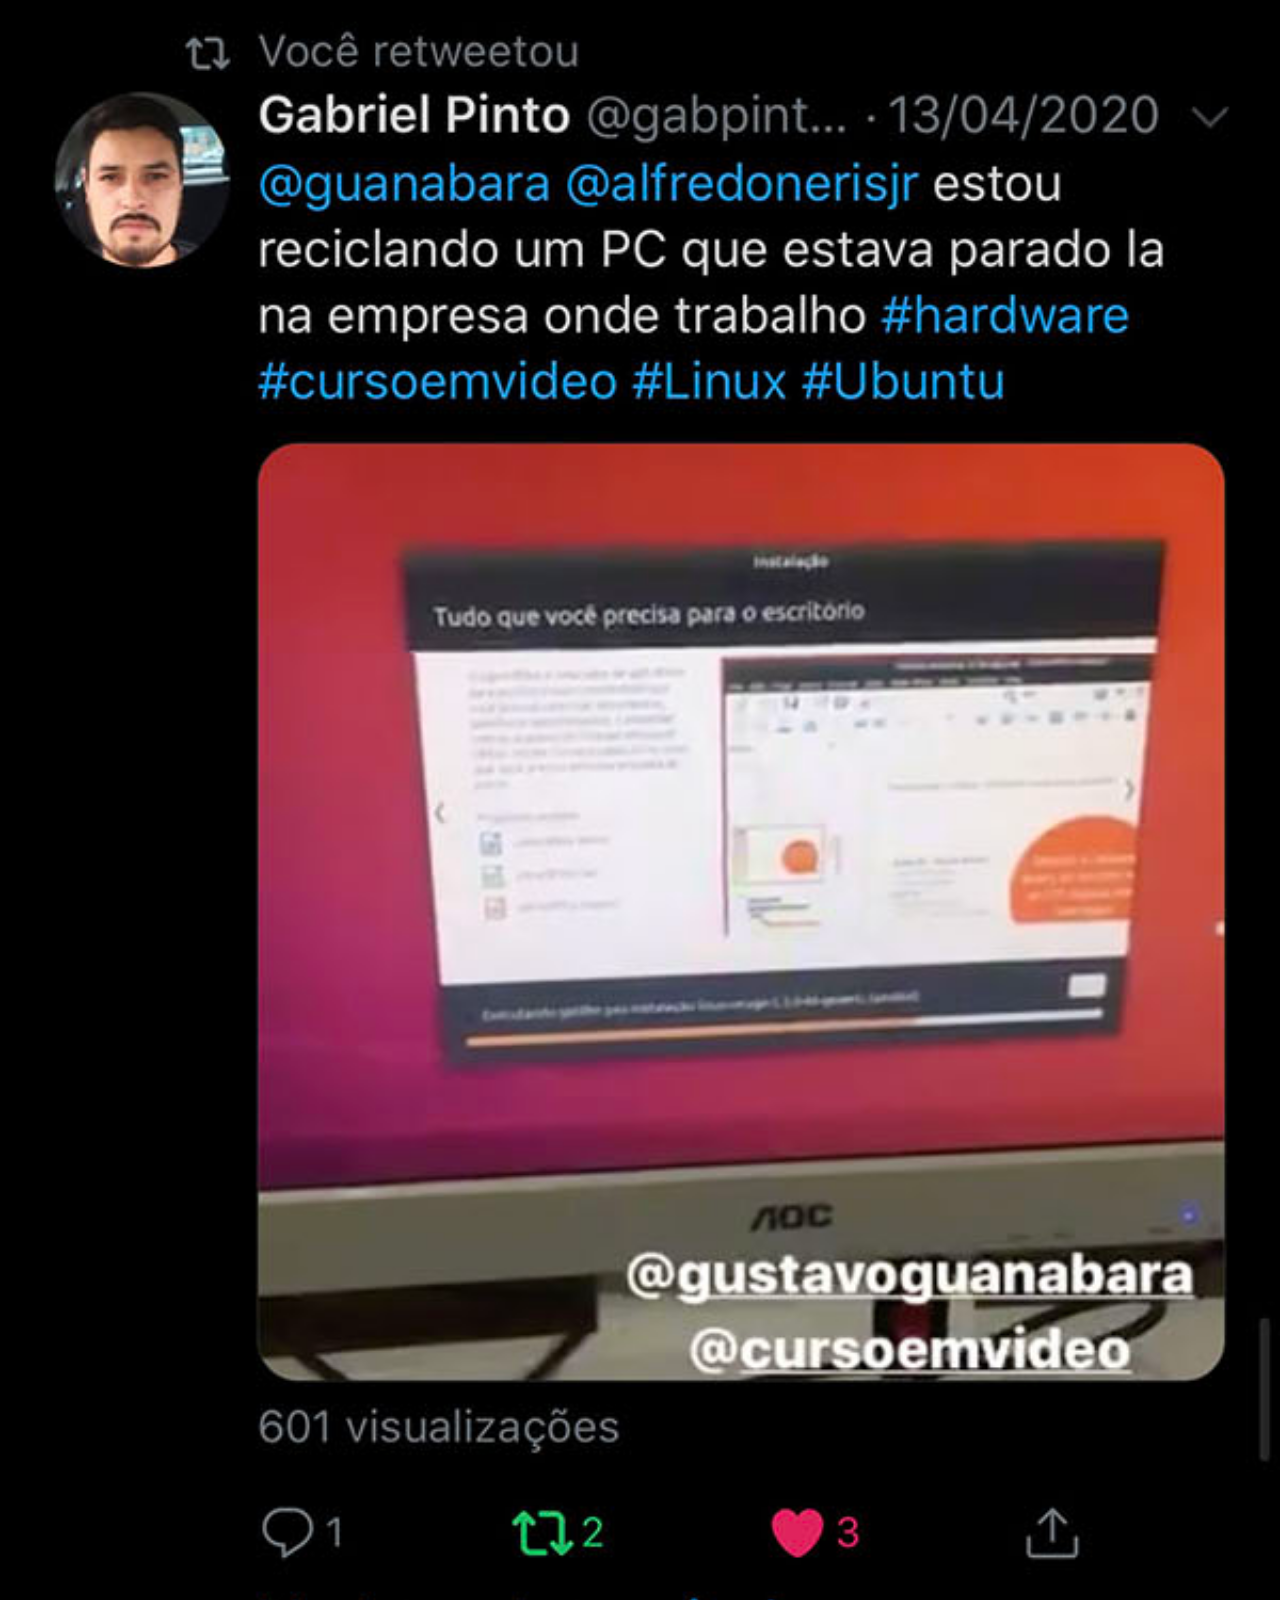
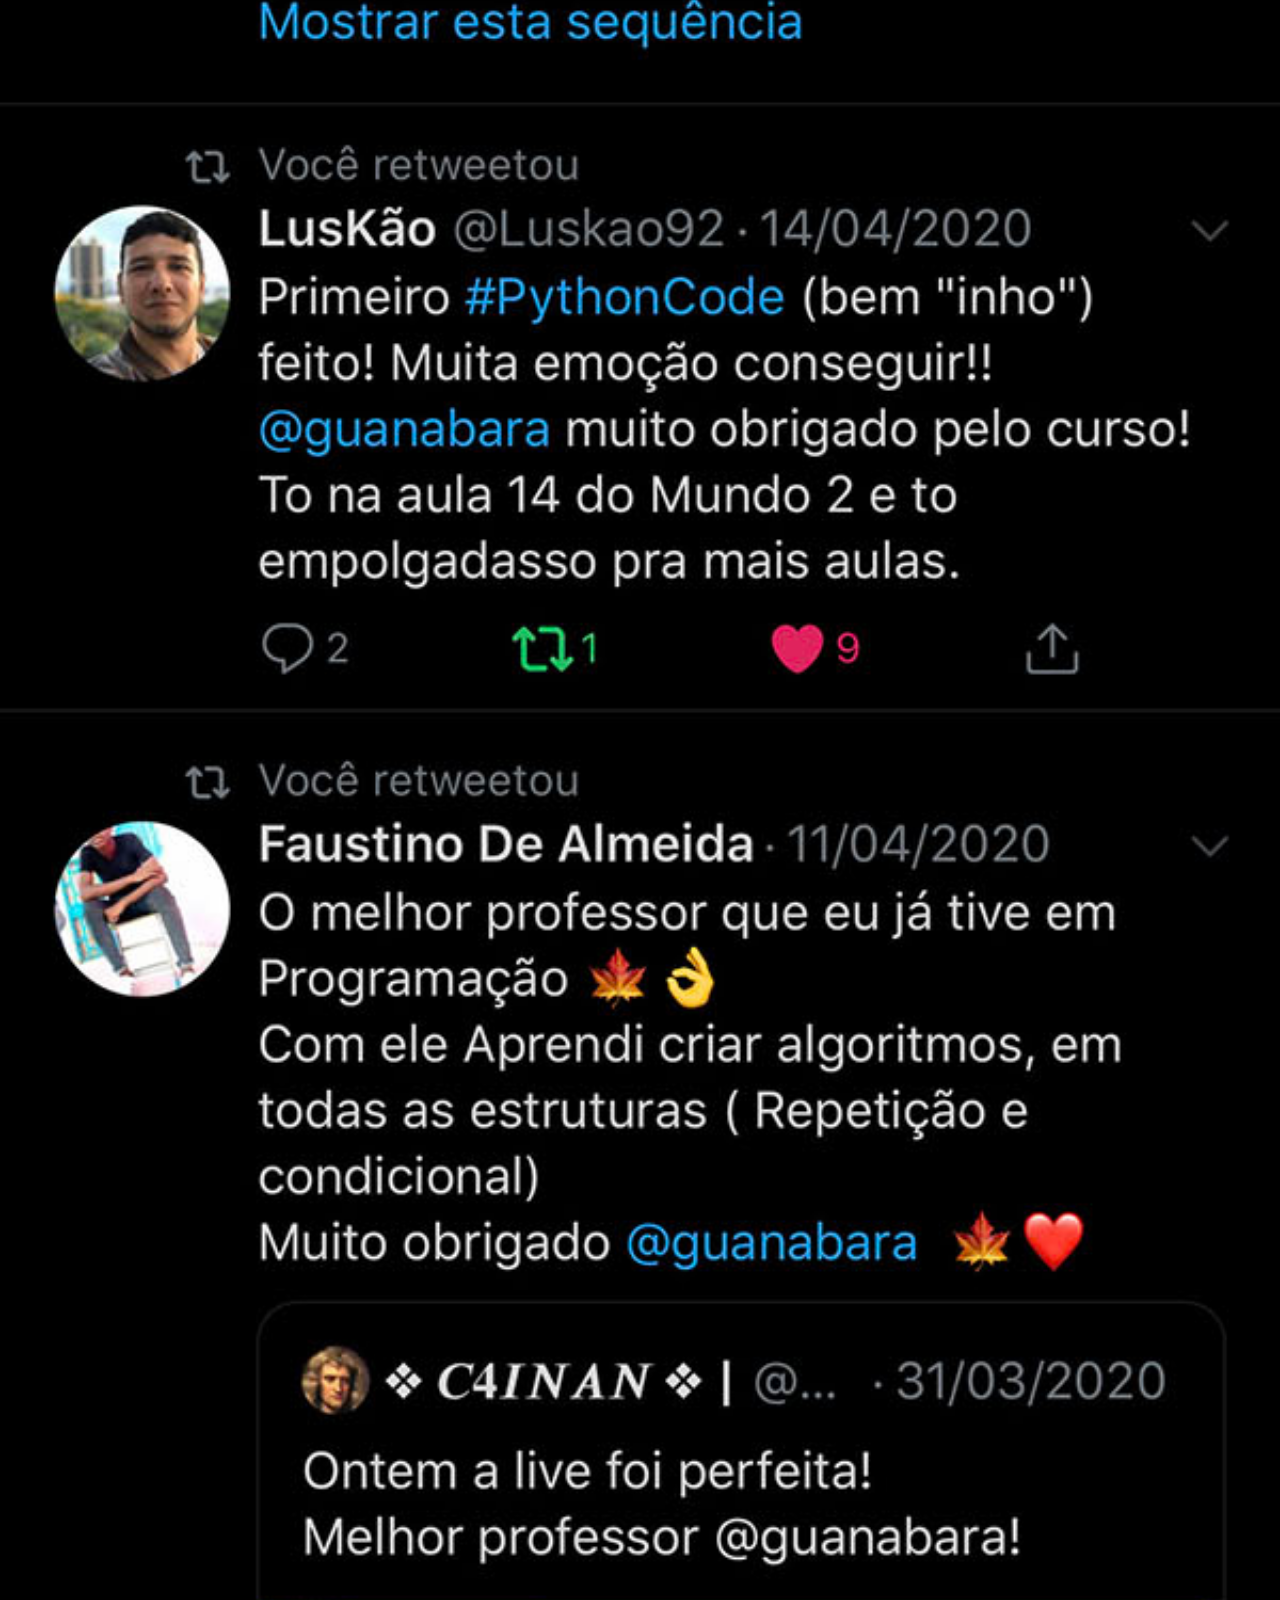
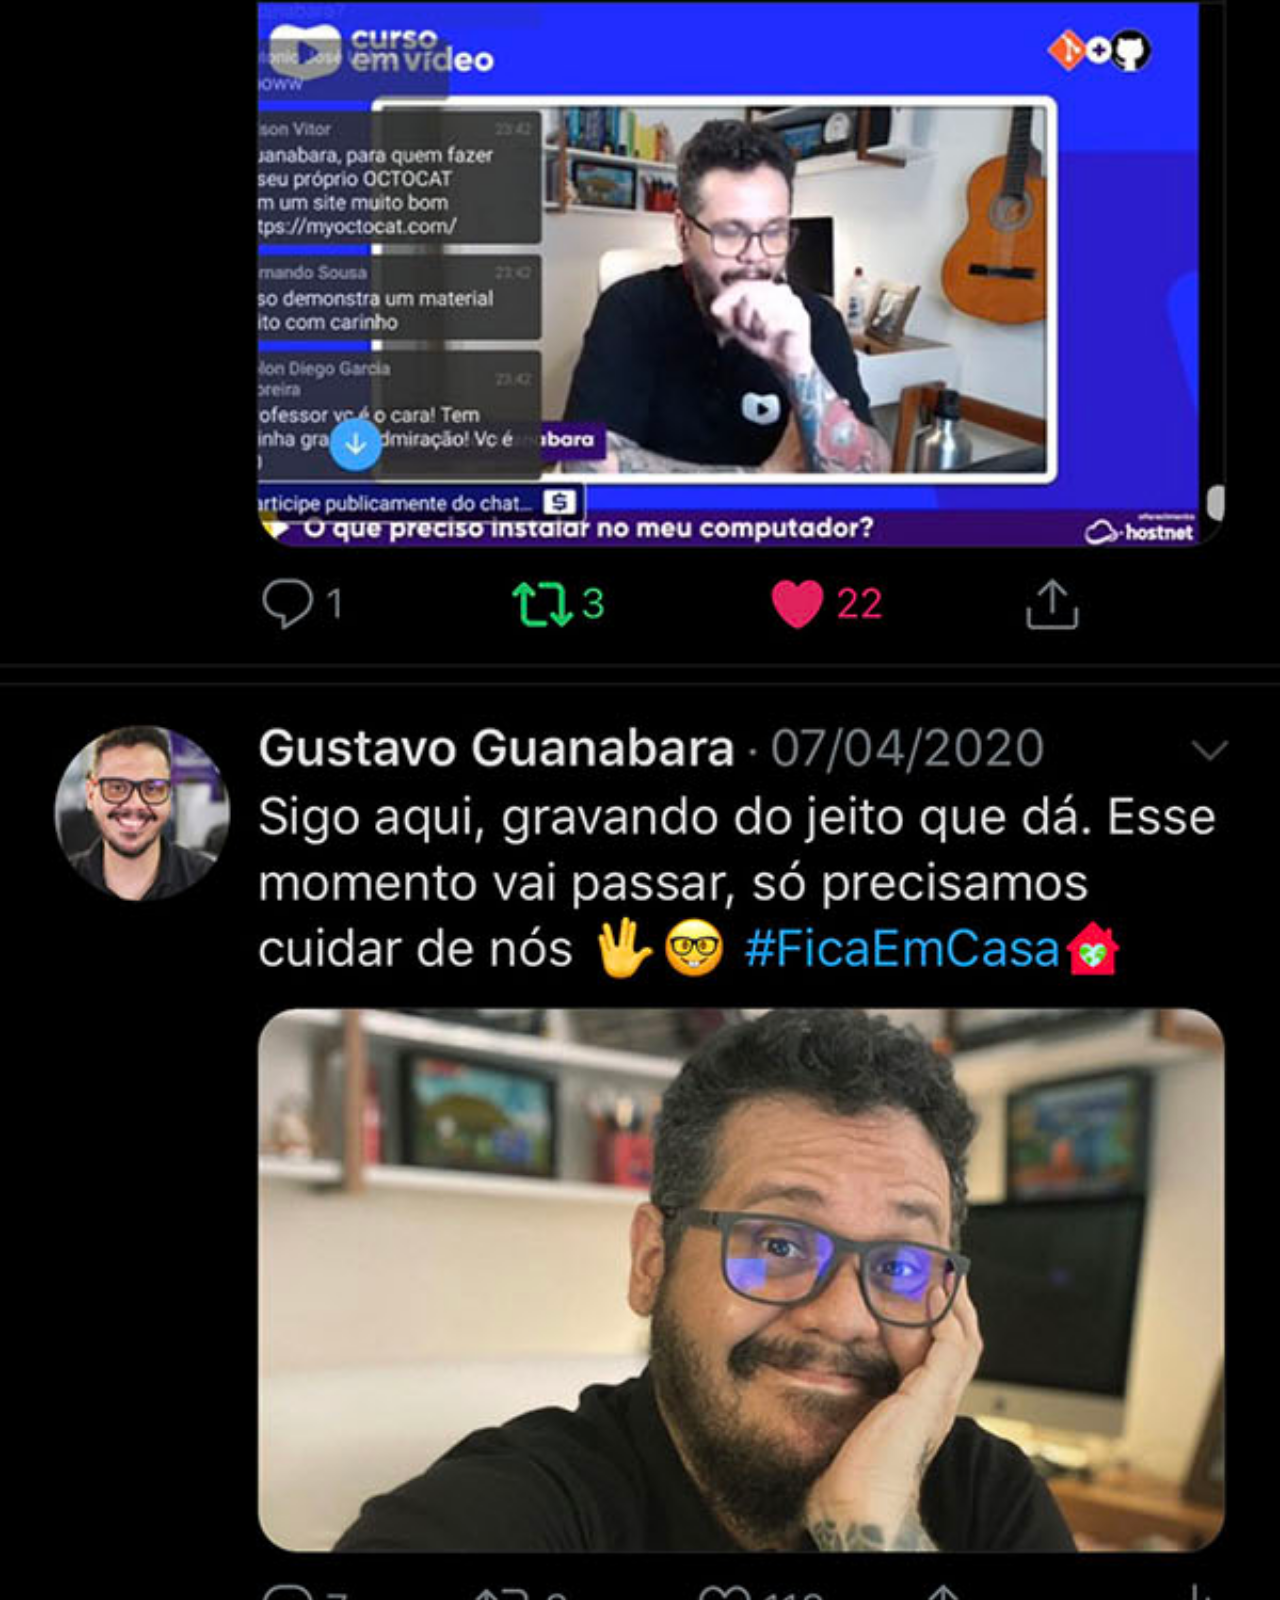
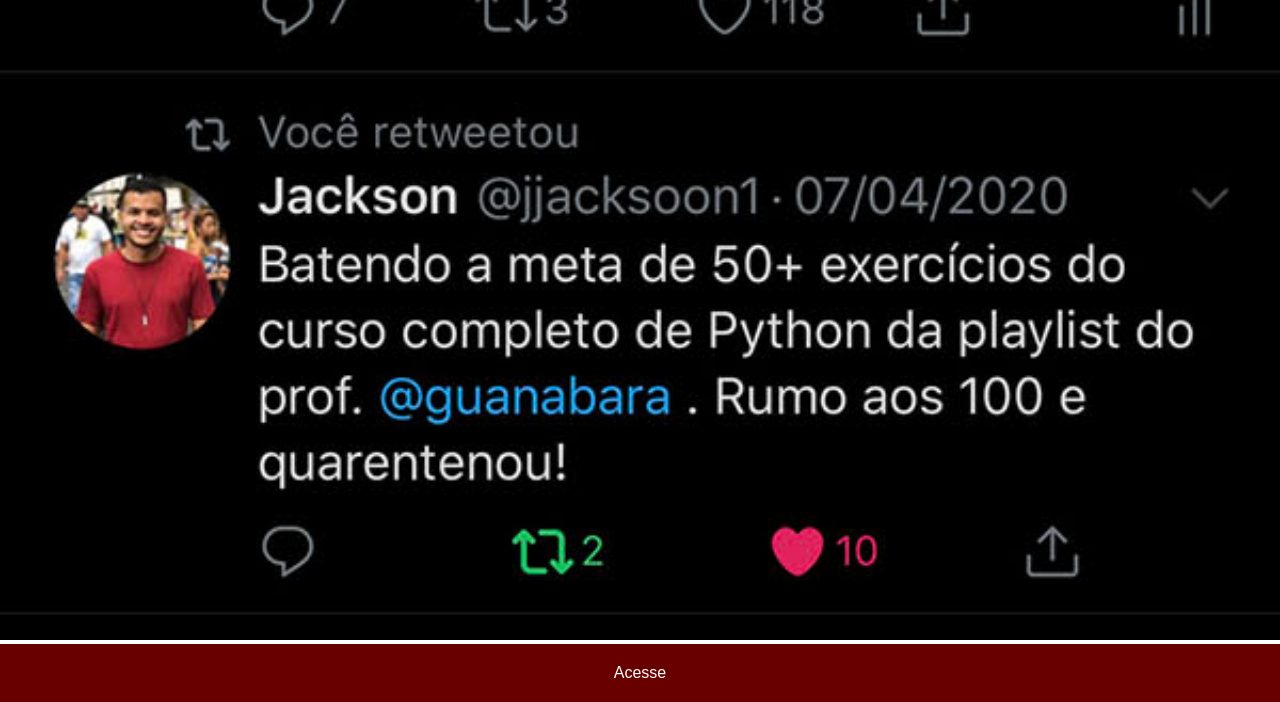
<file: twitter.html>
<!DOCTYPE html>
<html lang="pt-br">
<head>
    <meta charset="UTF-8">
    <meta name="viewport" content="width=device-width, initial-scale=1.0">
    <title>Twitter</title>
    <link rel="stylesheet" href="estilos/telas.css">
</head>
<body>
    <img src="imagens/tela-twitter.jpg" alt="Twitter">
    <a href="https://x.com/?lang=pt" target="_blank">Acesse</a>
</body>
</html>
</file>
<file: estilos/style.css>
@charset "UTF-8";
 
*{
    padding: 0px;
    margin: 0px;
}

html,body{
    height: 100vh;
    width: 100vw;
}

body{
    background: black url(../imagens/fundo-madeira.jpg) no-repeat center top;
    background-size: cover;
    width: 100vw;
    height: 100vh;
    position: relative;
    background-attachment: fixed;
}

section#iphone{
    height: 627px;
    width: 310px;
    position: absolute;
    top: 50%;
    left: 50%;
    transform: translate(-50%, -50%);
    background: url(../imagens/frame-iphone.png) no-repeat;
}

iframe#tela{
    height: 473px;
    width: 269px;
    position: relative;
    top: 79px;
    left: 21px;    
}

section#menu {
    text-align: right;
}

section#menu img{
    width: 50px;
    margin: 10px;
    border-radius: 50%;
    box-shadow: 2px 2px 2px black;
}

section#menu img:hover{
    transform: translate(-3%, -3%);
    transition: 1s;
    box-shadow: 5px 5px 10px black;
    border: white solid 2px;
    box-sizing: border-box;
}
</file>
<file: estilos/telas.css>
@charset "UTF-8";

*{
            margin: 0px;
            padding: 0px;
            font-family: Arial, Helvetica, sans-serif;
        }

        ::-webkit-scrollbar{
            width: 0px;
            height: 0px;
        }

        img{
            width: 100vw;
        }

        a{
            display: block;
            background-color: rgb(105, 0, 0);
            padding: 20px;
            text-align: center;
            color: white;
            text-decoration: none;
        }

        a:hover{
            background-color: red;
        }
</file>
